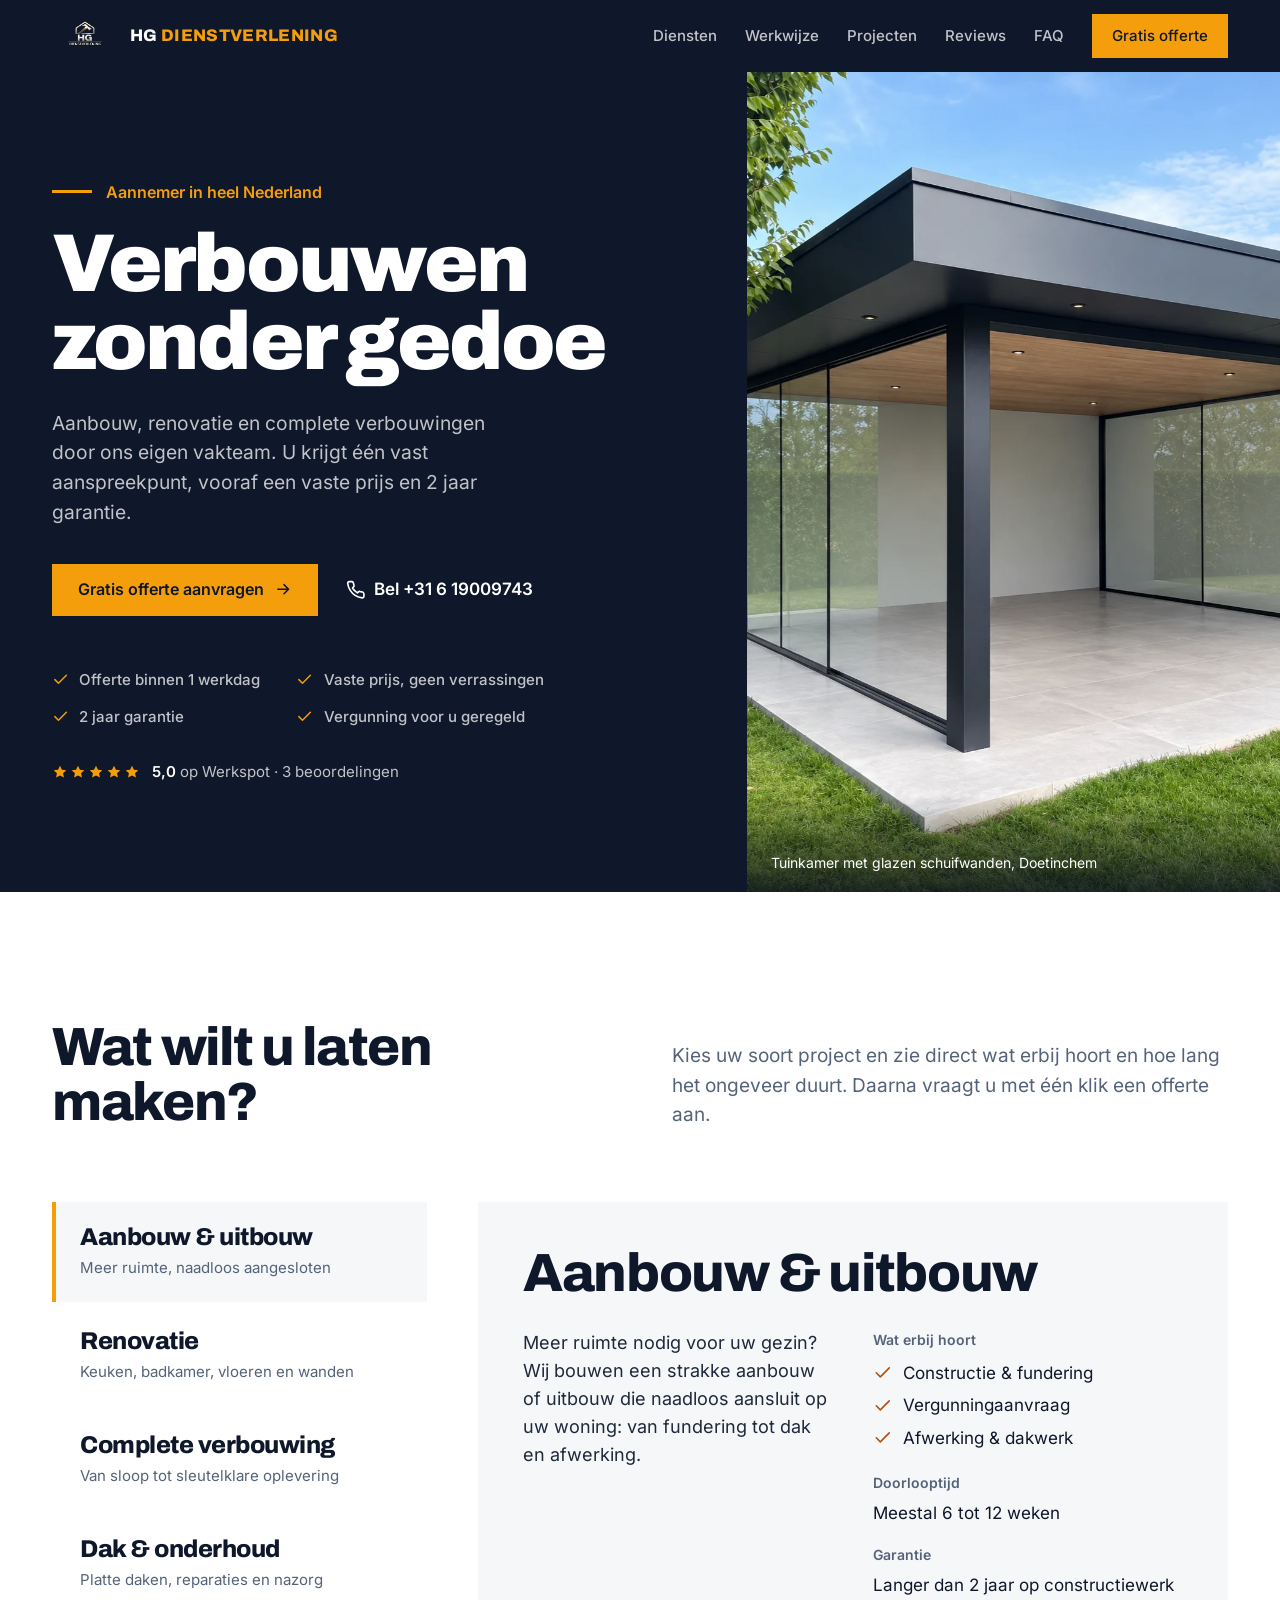
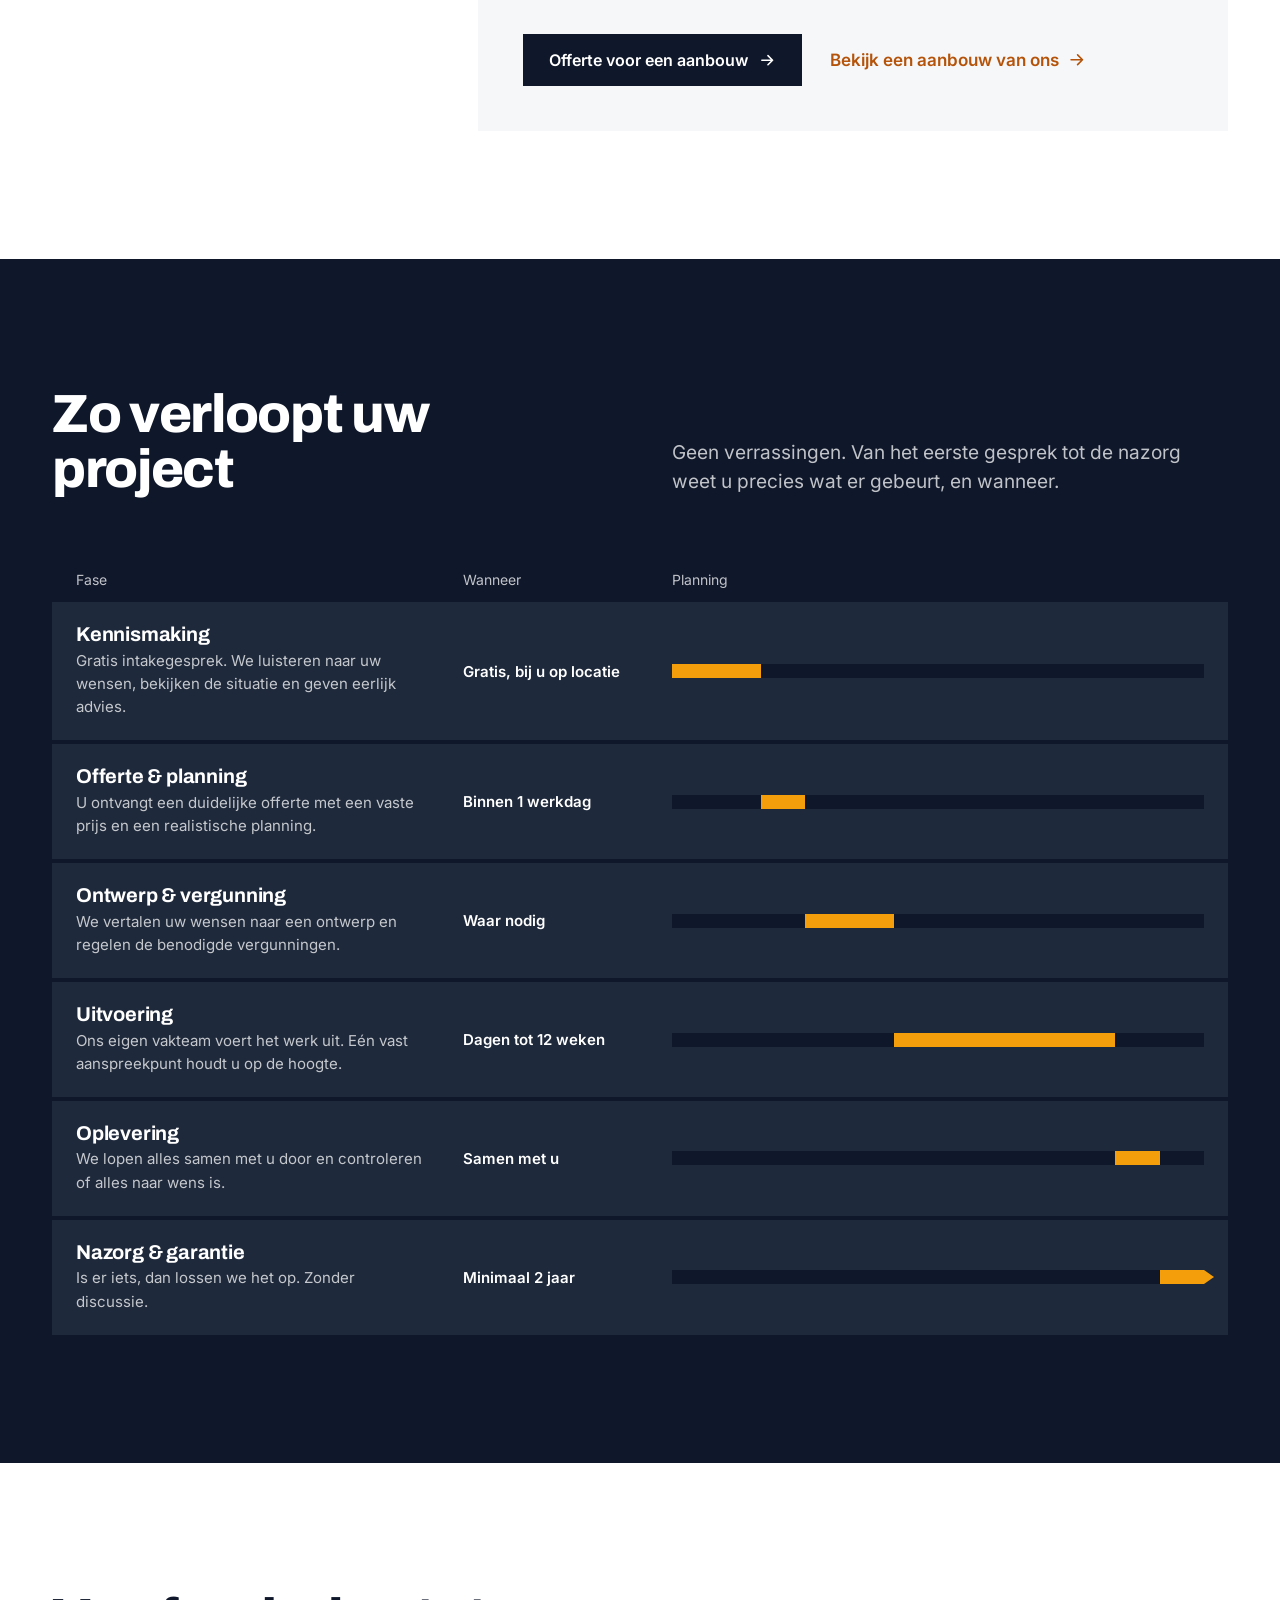
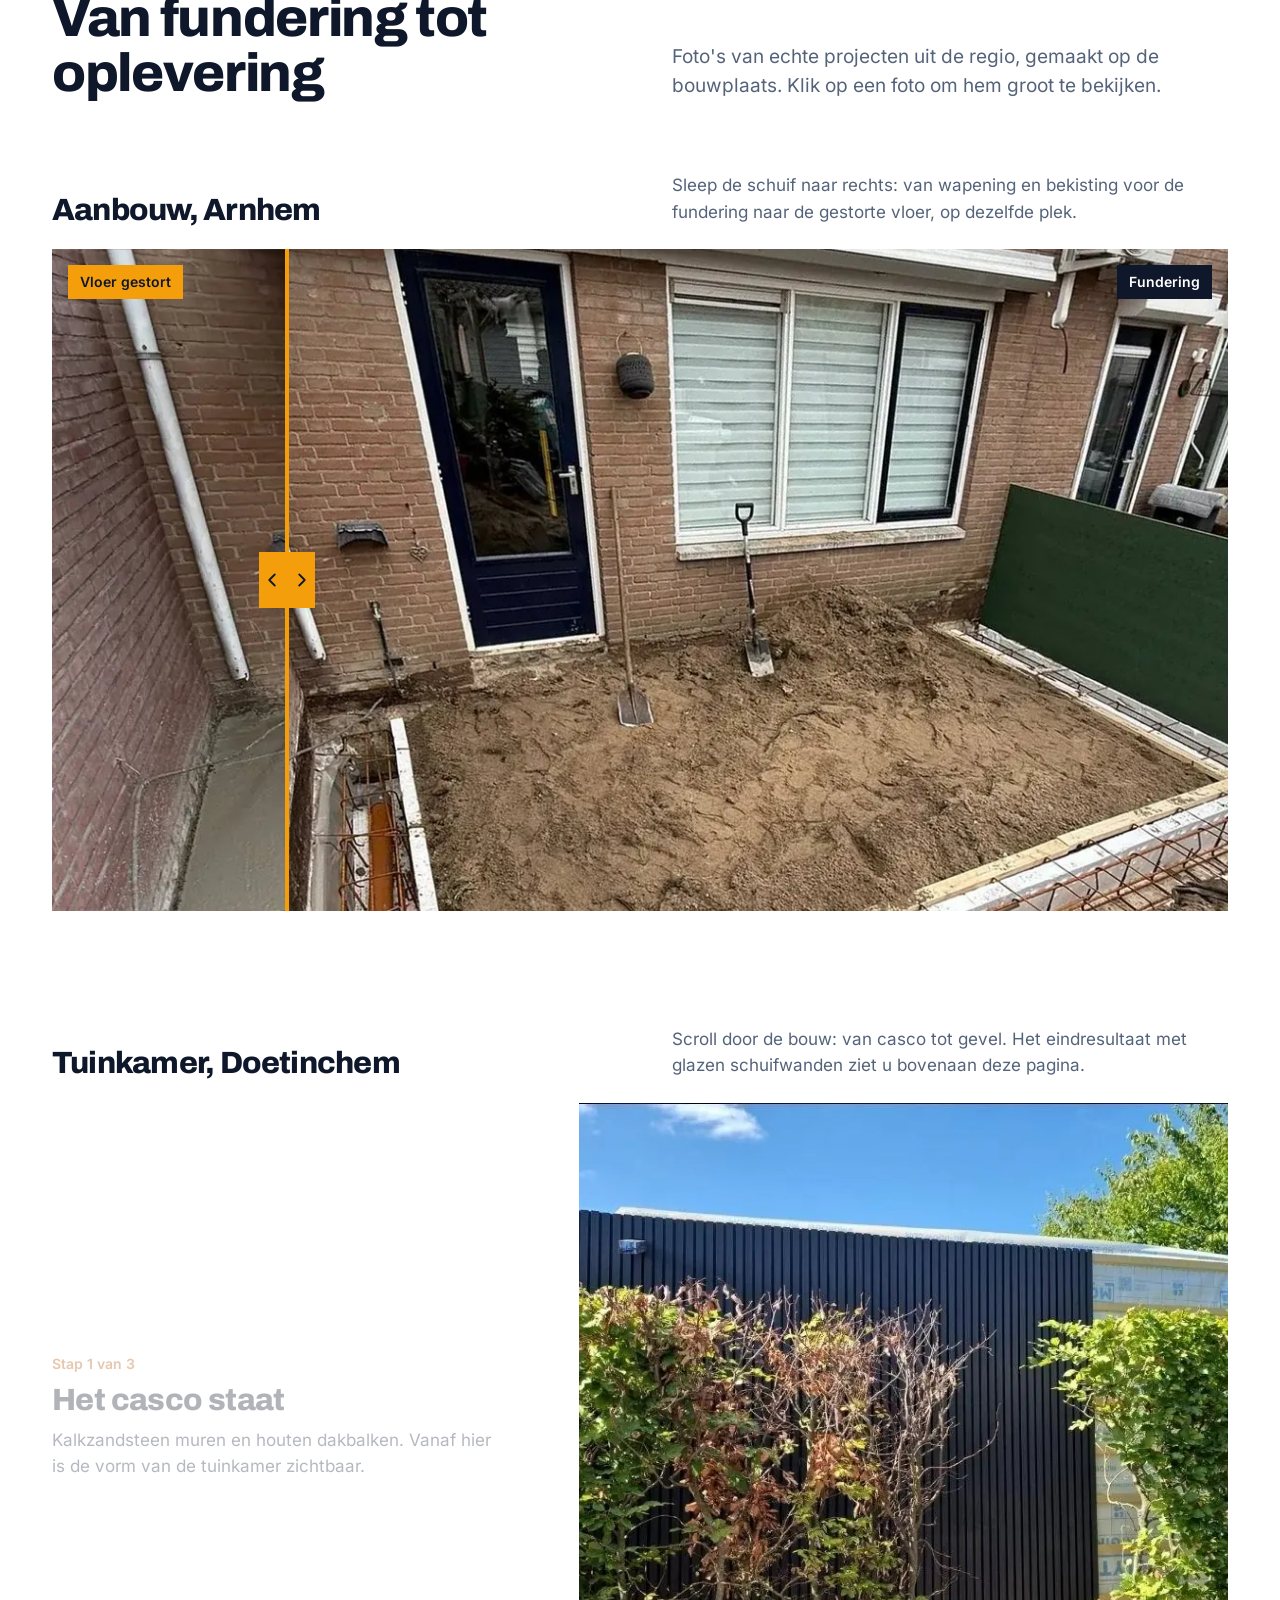
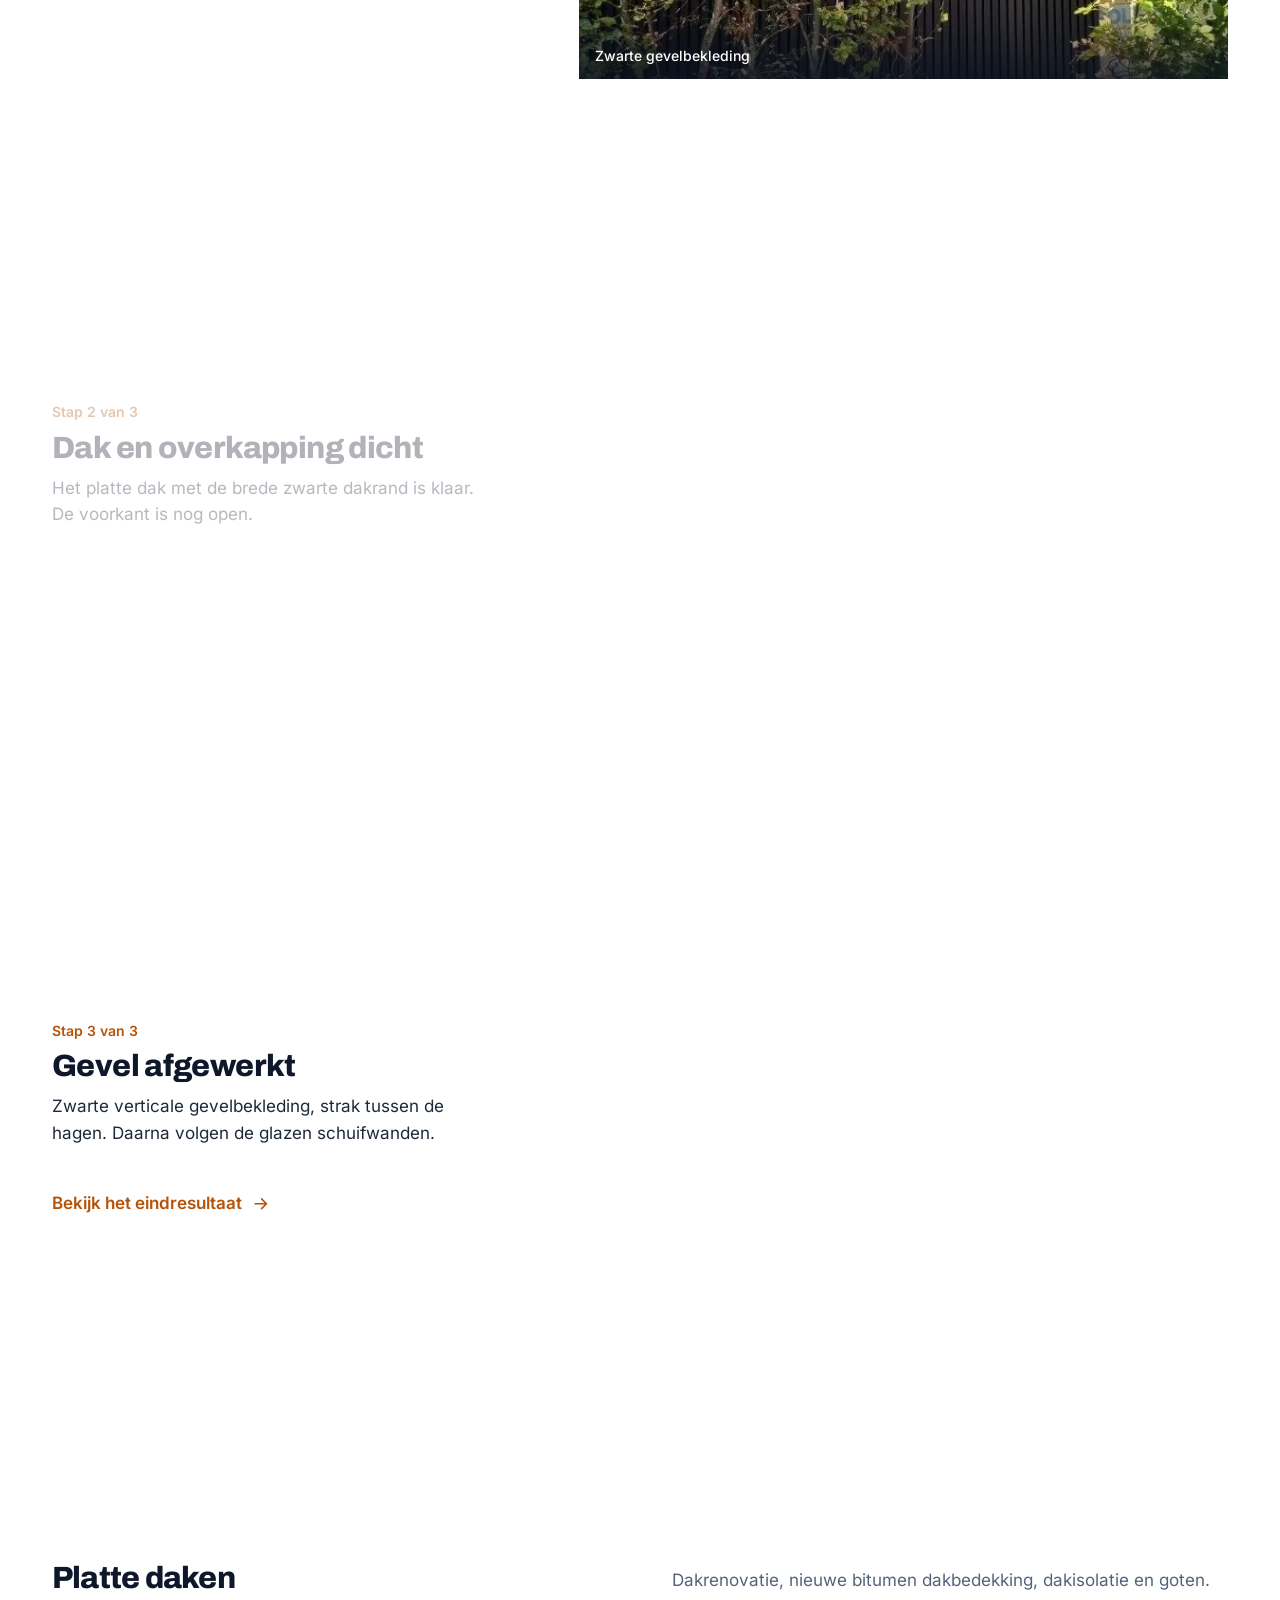
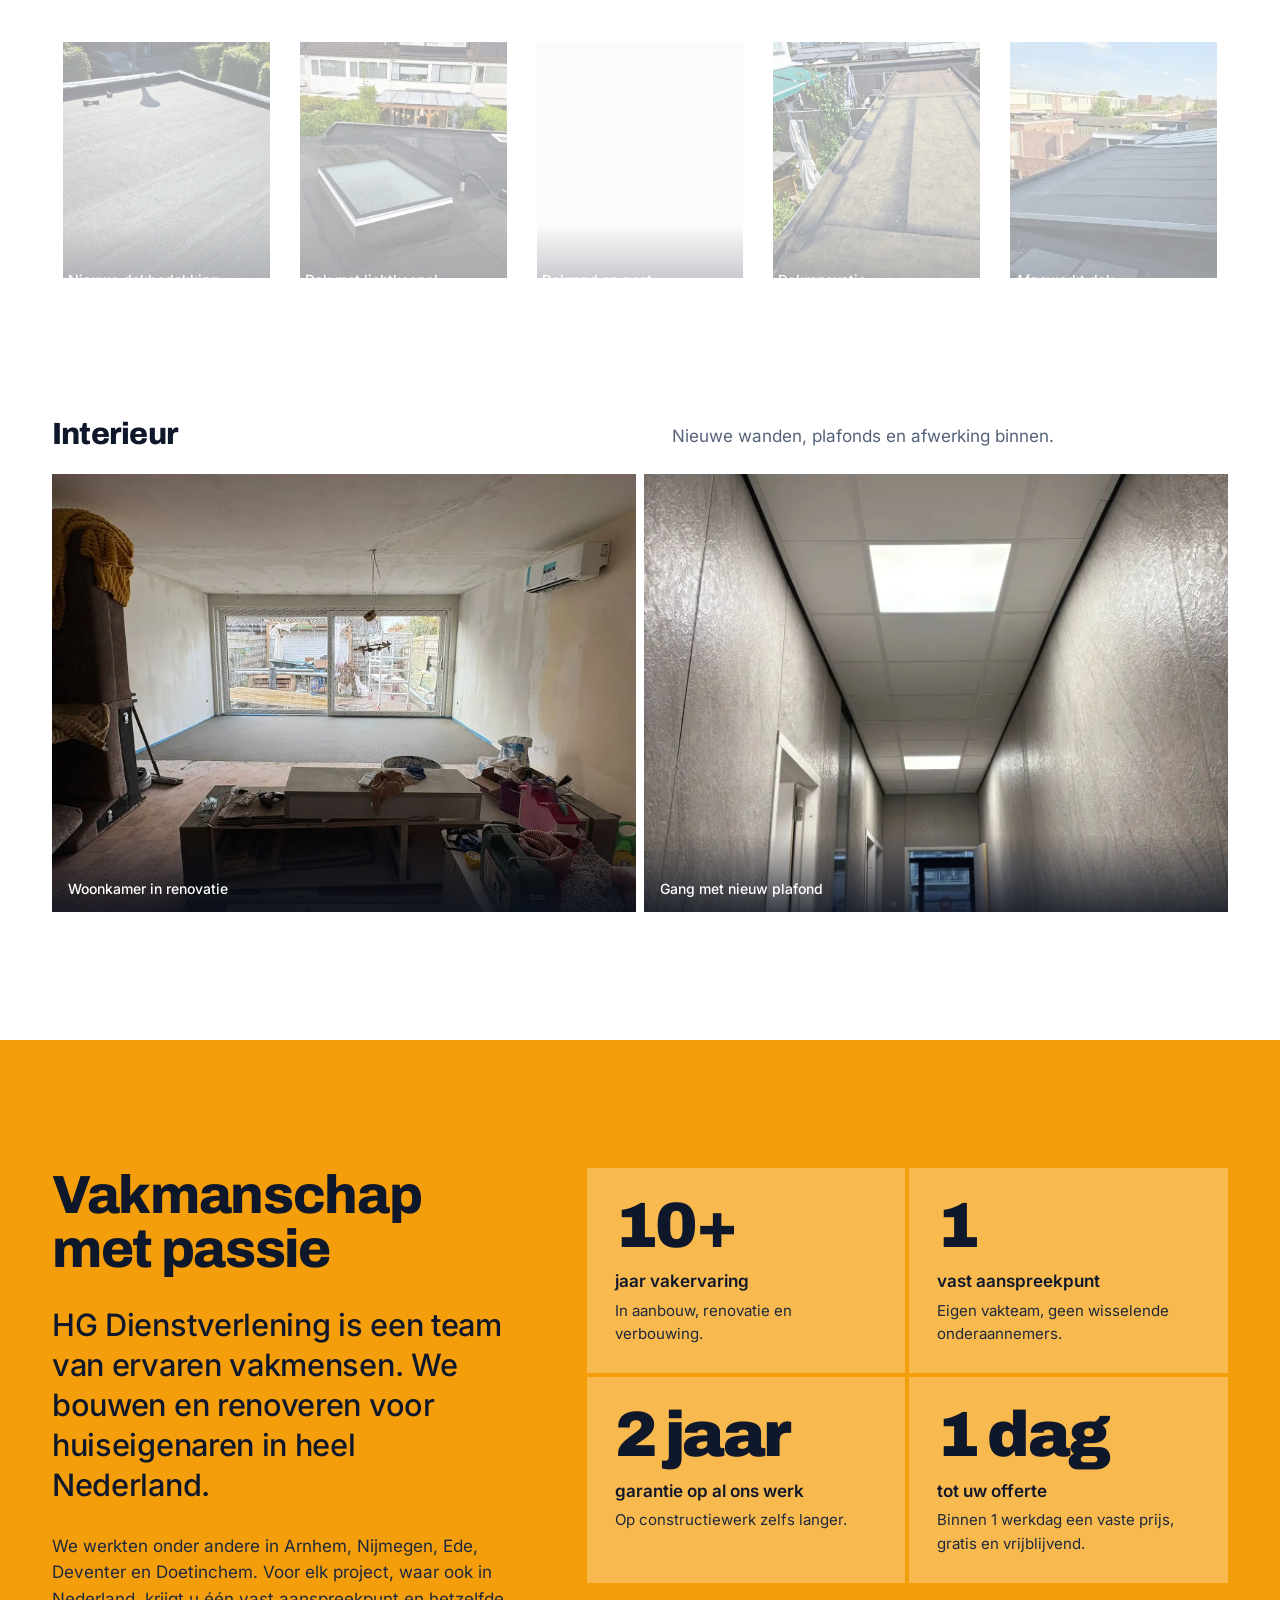
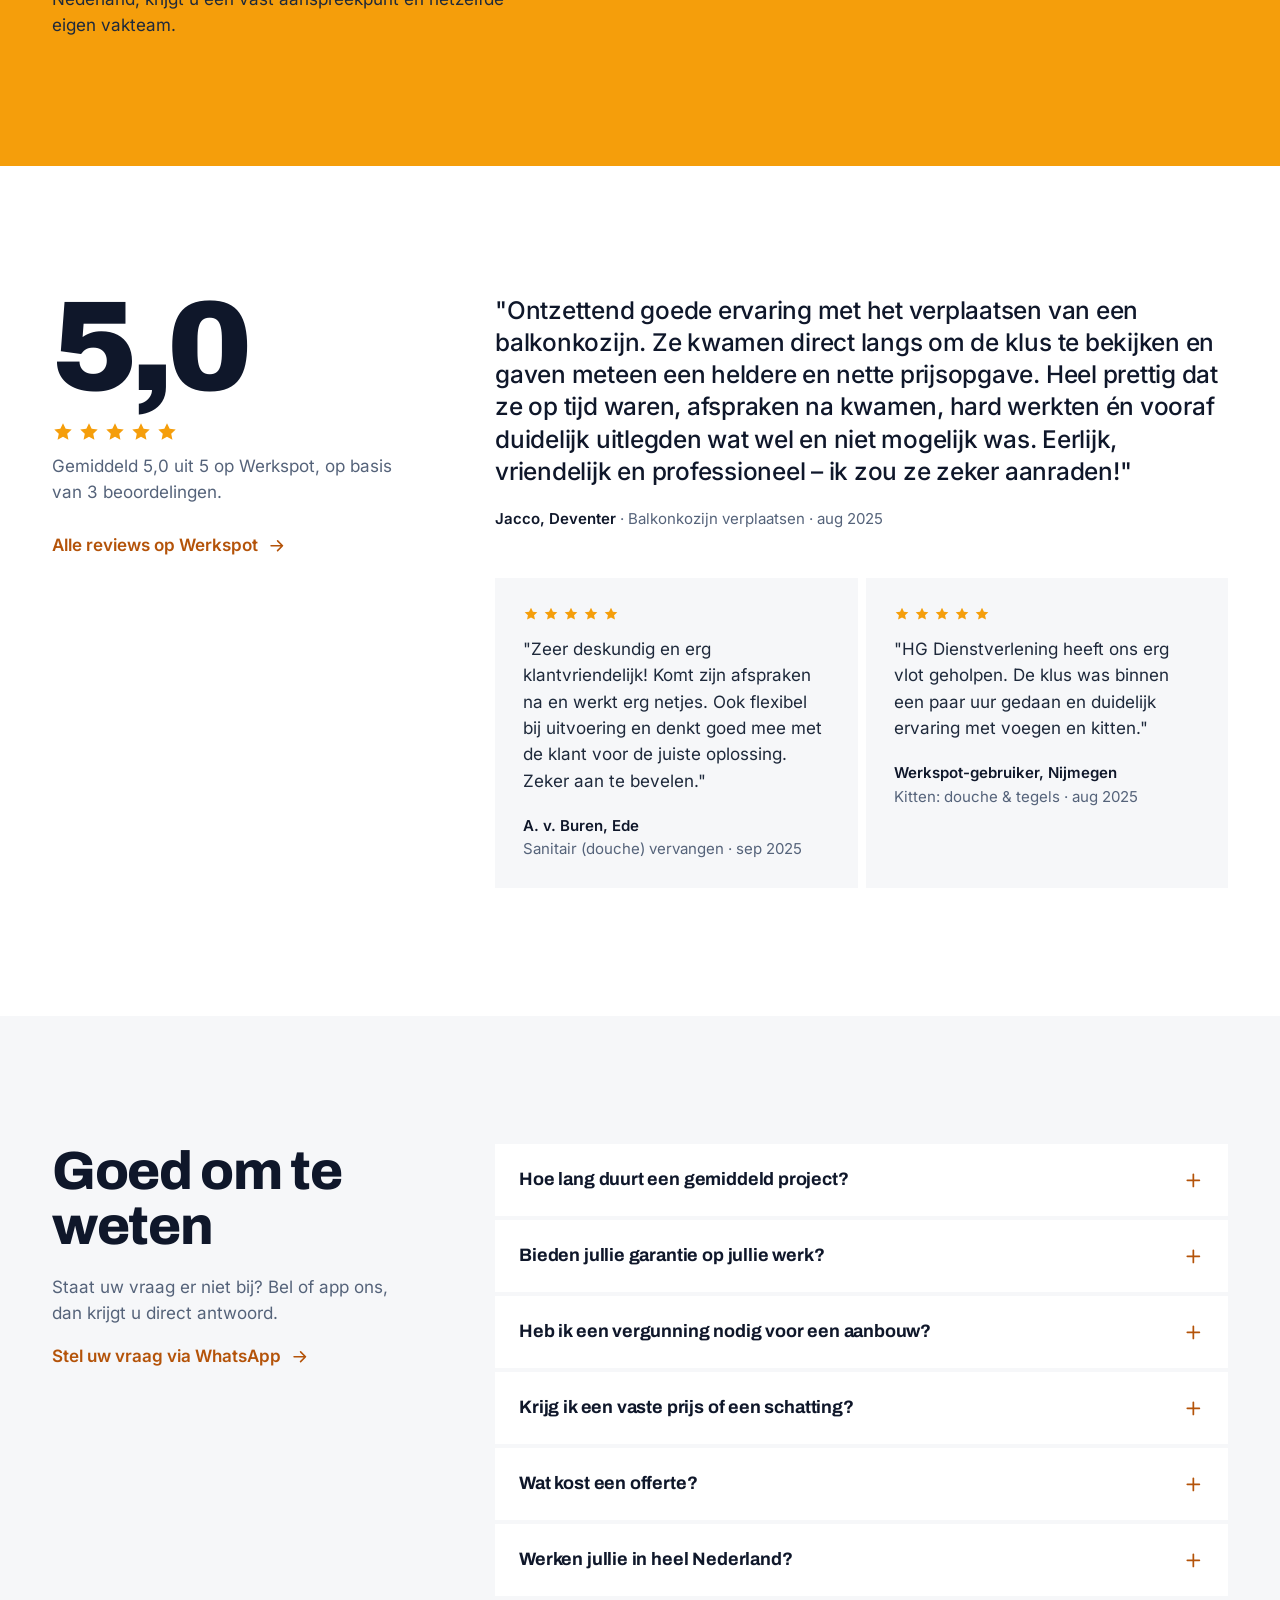
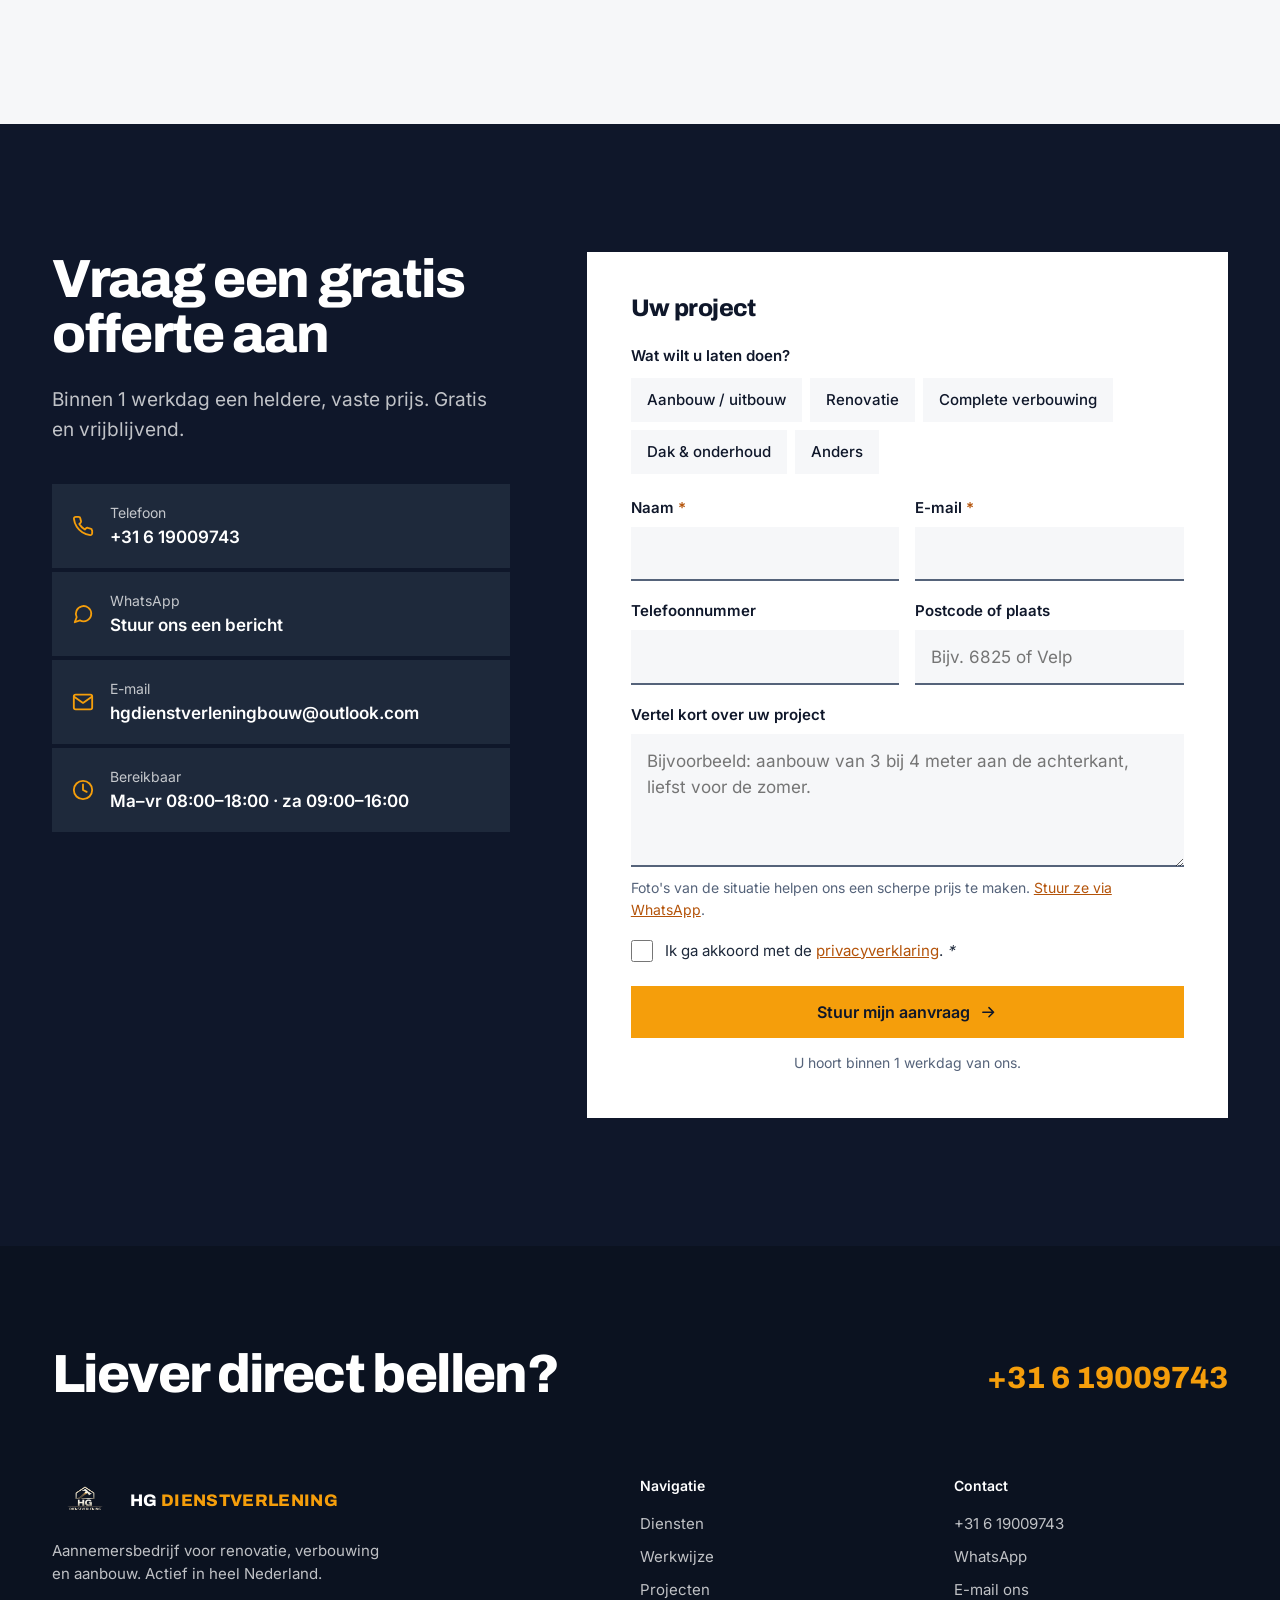
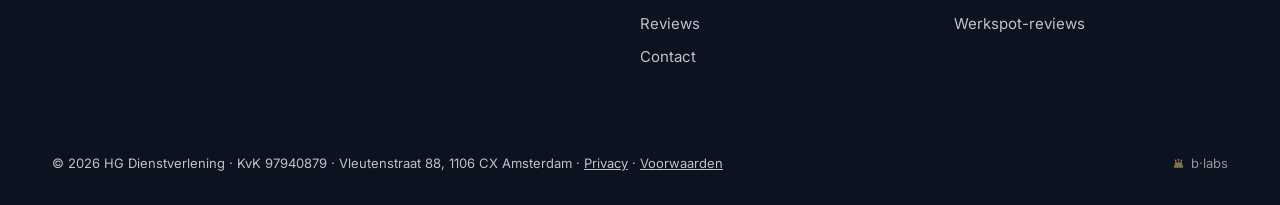
<file: index.html>
<!DOCTYPE html>
<html lang="nl">
<head>
<meta charset="UTF-8">
<meta name="viewport" content="width=device-width, initial-scale=1.0">
<title>Aannemer Nederland | Aanbouw & Renovatie — HG Dienstverlening</title>
<meta name="description" content="Aannemer voor heel Nederland: aanbouw, renovatie & verbouwing door eigen vakteam. Vaste prijs + 2 jaar garantie. Gratis offerte binnen 1 werkdag.">
<link rel="canonical" href="https://hg-dienstverlening.nl/">
<meta name="theme-color" content="#0f172a">
<meta property="og:type" content="website">
<meta property="og:site_name" content="HG Dienstverlening">
<meta property="og:title" content="Aannemer Nederland | Aanbouw & Renovatie — HG Dienstverlening">
<meta property="og:description" content="Renovatie, verbouwing & aanbouw door eigen vakteam. Vaste prijs + 2 jaar garantie. Gratis offerte binnen 1 werkdag.">
<meta property="og:url" content="https://hg-dienstverlening.nl/">
<meta property="og:image" content="https://hg-dienstverlening.nl/hg-logo.png">
<meta property="og:locale" content="nl_NL">
<meta name="twitter:card" content="summary_large_image">
<meta name="twitter:title" content="Aannemer Nederland | Aanbouw & Renovatie — HG Dienstverlening">
<meta name="twitter:description" content="Renovatie, verbouwing & aanbouw door eigen vakteam. Vaste prijs + 2 jaar garantie. Gratis offerte!">
<meta name="twitter:image" content="https://hg-dienstverlening.nl/hg-logo.png">
<script type="application/ld+json">
{"@context":"https://schema.org","@type":"GeneralContractor","name":"HG Dienstverlening","description":"Aannemersbedrijf voor renovatie, verbouwing en aanbouw in heel Nederland.","telephone":"+31619009743","email":"hgdienstverleningbouw@outlook.com","url":"https://hg-dienstverlening.nl/","image":"https://hg-dienstverlening.nl/hg-logo.png","priceRange":"€€","sameAs":["https://www.werkspot.nl/profiel/hg-dienstverlening"],"address":{"@type":"PostalAddress","streetAddress":"Vleutenstraat 88","postalCode":"1106 CX","addressLocality":"Amsterdam","addressCountry":"NL"},"areaServed":[{"@type":"Country","name":"Nederland"},{"@type":"City","name":"Arnhem"},{"@type":"City","name":"Nijmegen"},{"@type":"City","name":"Ede"},{"@type":"City","name":"Deventer"},{"@type":"City","name":"Doetinchem"}],"openingHoursSpecification":[{"@type":"OpeningHoursSpecification","dayOfWeek":["Monday","Tuesday","Wednesday","Thursday","Friday"],"opens":"08:00","closes":"18:00"},{"@type":"OpeningHoursSpecification","dayOfWeek":"Saturday","opens":"09:00","closes":"16:00"}]}
</script>
<script type="application/ld+json">
{"@context":"https://schema.org","@type":"FAQPage","mainEntity":[{"@type":"Question","name":"Hoe lang duurt een gemiddeld project?","acceptedAnswer":{"@type":"Answer","text":"Een simpele verbouwing is vaak binnen een week klaar. Een complete renovatie of aanbouw duurt meestal 6 tot 12 weken. Tijdens het eerste gesprek geven we een eerlijke inschatting."}},{"@type":"Question","name":"Bieden jullie garantie op jullie werk?","acceptedAnswer":{"@type":"Answer","text":"Ja, op al ons werk geven we minimaal 2 jaar garantie. Voor constructiewerk zoals een aanbouw geven we zelfs langer garantie."}},{"@type":"Question","name":"Heb ik een vergunning nodig voor een aanbouw?","acceptedAnswer":{"@type":"Answer","text":"Vaak wel, afhankelijk van de grootte en de locatie. Sinds de Omgevingswet verschillen de regels per gemeente. U kunt het zelf nagaan met de Vergunningcheck in het Omgevingsloket (omgevingswet.overheid.nl/checken). Wij adviseren welke omgevingsvergunning nodig is en kunnen de aanvraag voor u regelen."}},{"@type":"Question","name":"Krijg ik een vaste prijs of een schatting?","acceptedAnswer":{"@type":"Answer","text":"U ontvangt een duidelijke offerte met een vaste prijs. Zo weet u vooraf precies waar u aan toe bent, zonder verrassingen achteraf."}},{"@type":"Question","name":"Wat kost een offerte?","acceptedAnswer":{"@type":"Answer","text":"Niets. Het kennismakingsgesprek, ons advies en de offerte zijn gratis en vrijblijvend. U ontvangt de offerte binnen 1 werkdag."}},{"@type":"Question","name":"Werken jullie in heel Nederland?","acceptedAnswer":{"@type":"Answer","text":"Ja. We werken in heel Nederland, onder andere in Arnhem, Nijmegen, Ede, Deventer en Doetinchem. Bel of app ons gerust voor uw plaats, dan bespreken we de planning."}}]}
</script>
<link rel="icon" type="image/png" href="favicon.png">
<link rel="apple-touch-icon" href="favicon.png">
<link rel="preload" as="font" type="font/ttf" href="fonts/font4.ttf" crossorigin>
<link href="fonts.css" rel="stylesheet">
<link rel="preload" as="image" href="hero-tuinkamer.webp" fetchpriority="high">
<link rel="ai-catalog" href="/ai-catalog.json">
<script>document.documentElement.classList.add('js');setTimeout(function(){document.querySelectorAll('[data-reveal]').forEach(function(e){e.classList.add('in')})},3500);</script>
<style>
:root{
  --ink:#0f172a;
  --ink-2:#1e293b;
  --ink-3:#0b1220;
  --accent:#f59e0b;
  --accent-dark:#b45309;
  --bg:#ffffff;
  --bg-soft:#f6f7f9;
  --muted:#55637a;
  --on-dark:#ffffff;
  --on-dark-muted:rgba(255,255,255,.74);
  --wa:#25d366;
  --danger:#b91c1c;
  --head:'Archivo',sans-serif;
  --body:'Inter',sans-serif;
  --fs-display:clamp(2.75rem,6.4vw,5.5rem);
  --fs-h2:clamp(2rem,4.2vw,3.5rem);
  --fs-statement:clamp(1.375rem,2.4vw,2rem);
  --fs-body:1.0625rem;
  --fs-small:.875rem;
  --max:1240px;
  --gutter:clamp(16px,3vw,32px);
  --section:clamp(64px,10vw,152px);
  --radius:0px;
  --ease:cubic-bezier(.2,.7,.2,1);
  --dur:700ms;
}

/* ---------- basis ---------- */
*,*::before,*::after{margin:0;padding:0;box-sizing:border-box}
html{scroll-behavior:smooth;-webkit-text-size-adjust:100%}
body{font-family:var(--body);font-size:var(--fs-body);color:var(--ink);background:var(--bg);line-height:1.55;-webkit-font-smoothing:antialiased;text-rendering:optimizeLegibility}
img{max-width:100%;display:block}
a{color:inherit}
button{font:inherit;color:inherit;cursor:pointer;background:none;border:0}
ul,ol{list-style:none}
svg.i{width:1.15em;height:1.15em;flex:none;fill:none;stroke:currentColor;stroke-width:2;stroke-linecap:round;stroke-linejoin:round}
.wrap{max-width:var(--max);margin-inline:auto;padding-inline:var(--gutter)}
.section{padding-block:var(--section)}
.visually-hidden{position:absolute!important;width:1px;height:1px;overflow:hidden;clip:rect(0 0 0 0);clip-path:inset(50%);white-space:nowrap}
section[id]{scroll-margin-top:72px}
.skip{position:absolute;left:12px;top:-60px;z-index:200;padding:12px 18px;background:var(--accent);color:var(--ink);font-weight:600;text-decoration:none;transition:top .2s}
.skip:focus{top:12px}
:focus-visible{outline:3px solid var(--accent);outline-offset:3px}
h1,h2,h3{font-family:var(--head);line-height:1.02;letter-spacing:-.025em}
h2{font-size:var(--fs-h2);font-weight:800;max-width:16ch}
.lead{font-size:1.1875rem;color:var(--muted);max-width:46ch}
.on-dark{background:var(--ink);color:var(--on-dark)}
.on-dark .lead{color:var(--on-dark-muted)}

/* ---------- knoppen ---------- */
.btn{display:inline-flex;align-items:center;justify-content:center;gap:.6em;min-height:52px;padding:0 26px;border-radius:var(--radius);font-weight:600;font-size:1rem;text-decoration:none;transition:background-color .2s,color .2s,transform .2s var(--ease)}
.btn:active{transform:translateY(1px)}
.btn-accent{background:var(--accent);color:var(--ink)}
.btn-accent:hover{background:var(--on-dark);color:var(--ink)}
.btn-dark{background:var(--ink);color:var(--on-dark)}
.btn-dark:hover{background:var(--ink-2)}
.link{display:inline-flex;align-items:center;gap:.5em;font-weight:600;text-decoration:none;padding-block:.5em}
.link .i{transition:transform .2s var(--ease)}
.link:hover .i{transform:translateX(4px)}
.link:hover span{text-decoration:underline;text-underline-offset:4px}

/* ---------- navigatie ---------- */
.nav{position:sticky;top:0;z-index:100;background:var(--ink);color:var(--on-dark);transition:transform .35s var(--ease)}
.nav.hide{transform:translateY(-100%)}
.nav .wrap{display:flex;align-items:center;justify-content:space-between;height:72px;gap:24px}
.brand{display:flex;align-items:center;gap:12px;font-family:var(--head);font-weight:800;font-size:1.05rem;letter-spacing:.02em;text-decoration:none;color:var(--on-dark)}
.brand img{height:44px;width:66px;object-fit:cover}
.brand b{color:var(--accent);font-weight:800}
.nav-links{display:flex;align-items:center;gap:28px}
.nav-links a{color:var(--on-dark-muted);font-size:.9375rem;font-weight:500;text-decoration:none;transition:color .2s}
.nav-links a:hover{color:var(--on-dark)}
.nav-links .btn{color:var(--ink);min-height:44px;padding:0 20px;font-size:.9375rem}
.menu-btn{display:none;width:44px;height:44px;align-items:center;justify-content:center;color:var(--on-dark)}
.menu-btn .i{width:26px;height:26px}
.menu-btn .close{display:none}
.menu-btn[aria-expanded="true"] .open{display:none}
.menu-btn[aria-expanded="true"] .close{display:block}

/* ---------- hero ---------- */
.hero{display:grid;grid-template-columns:minmax(0,7fr) minmax(0,5fr);min-height:min(calc(100svh - 72px),820px)}
.hero-copy{display:flex;flex-direction:column;justify-content:center;padding:clamp(48px,7vw,96px) clamp(24px,4vw,64px) clamp(48px,7vw,96px) max(var(--gutter),calc((100vw - var(--max)) / 2 + var(--gutter)))}
.hero h1{font-size:var(--fs-display);font-weight:900;letter-spacing:-.035em;line-height:.95}
.h1-loc{display:flex;align-items:center;gap:14px;font-family:var(--body);font-size:1rem;font-weight:600;letter-spacing:0;line-height:1.4;color:var(--accent);margin-bottom:22px}
.h1-loc::before{content:'';width:40px;height:3px;background:var(--accent)}
.hero .lead{margin:28px 0 36px;font-size:clamp(1.0625rem,1.5vw,1.25rem);max-width:40ch}
.hero-actions{display:flex;flex-wrap:wrap;align-items:center;gap:12px 28px}
.hero-actions .link{color:var(--on-dark)}
.facts{display:grid;grid-template-columns:repeat(2,minmax(0,max-content));gap:14px 36px;margin-top:52px;font-size:.9375rem;font-weight:500;color:var(--on-dark-muted)}
.facts li{display:flex;align-items:center;gap:10px}
.facts .i{color:var(--accent)}
.hero-rating{display:inline-flex;align-items:center;gap:12px;margin-top:32px;font-size:.9375rem;color:var(--on-dark-muted);text-decoration:none}
.hero-rating b{color:var(--on-dark)}
.hero-rating:hover span:last-child{text-decoration:underline;text-underline-offset:4px}
.hero-rating .stars{margin:0;gap:2px}
.hero-rating .stars svg{width:16px;height:16px}
.hero-media{position:relative;margin:0;overflow:hidden;min-height:320px;background:var(--ink-2)}
.hero-media img{position:absolute;inset:0;width:100%;height:100%;object-fit:cover}
.hero-media figcaption{position:absolute;left:0;right:0;bottom:0;padding:56px 24px 18px;font-size:var(--fs-small);color:var(--on-dark);background:linear-gradient(transparent,rgba(11,18,32,.82))}

/* ---------- diensten / projectkiezer ---------- */
.head-split{display:grid;grid-template-columns:minmax(0,1fr) minmax(0,1fr);gap:24px 64px;align-items:end;margin-bottom:clamp(40px,6vw,72px)}
.picker{display:grid;grid-template-columns:minmax(0,4fr) minmax(0,8fr);gap:clamp(24px,4vw,56px)}
.tabs{display:none}
html.js .tabs{display:flex;flex-direction:column;gap:4px}
.tab{display:block;width:100%;text-align:left;padding:22px 24px 22px 28px;background:transparent;position:relative;transition:background-color .2s}
.tab::before{content:'';position:absolute;left:0;top:0;bottom:0;width:4px;background:transparent;transition:background-color .2s}
.tab strong{display:block;font-family:var(--head);font-weight:800;font-size:clamp(1.25rem,1.9vw,1.625rem);letter-spacing:-.02em;line-height:1.1}
.tab span{display:block;color:var(--muted);font-size:.9375rem;margin-top:6px}
.tab:hover{background:var(--bg-soft)}
.tab[aria-selected="true"]{background:var(--bg-soft)}
.tab[aria-selected="true"]::before{background:var(--accent)}
.panels{display:grid;gap:64px}
html.js .panels{gap:0}
html.js .panel[hidden]{display:none}
.panel{display:grid;grid-template-columns:minmax(0,1fr) minmax(0,1fr);gap:28px 40px;align-content:start}
.panel h3{grid-column:1/-1;font-size:var(--fs-h2);font-weight:800}
.panel p{color:var(--ink-2)}
.panel dl{display:grid;gap:18px}
.panel dt{font-weight:600;font-size:var(--fs-small);color:var(--muted);margin-bottom:6px}
.panel dd li{display:flex;gap:10px;align-items:flex-start;padding:3px 0}
.panel dd .i{color:var(--accent-dark);margin-top:.2em}
.panel-actions{grid-column:1/-1;display:flex;flex-wrap:wrap;align-items:center;gap:12px 28px;margin-top:8px}
.panel-actions .link{color:var(--accent-dark)}
.panel{background:var(--bg-soft);padding:clamp(24px,3.5vw,48px)}
.panel p{font-size:1.125rem}

/* ---------- werkwijze / bouwplanning ---------- */
.plan{display:grid;gap:4px}
.plan-head,.plan li{display:grid;grid-template-columns:minmax(0,4fr) minmax(0,2fr) minmax(0,6fr);gap:20px 32px;align-items:center}
.plan-head{font-size:var(--fs-small);color:var(--on-dark-muted);padding:0 24px 12px;margin-top:clamp(40px,6vw,72px)}
.plan li{background:var(--ink-2);padding:22px 24px}
.plan h3{font-size:1.25rem;font-weight:700;letter-spacing:-.01em}
.plan p{color:var(--on-dark-muted);font-size:.9375rem;margin-top:4px;max-width:44ch}
.plan .when{font-weight:600;font-size:.9375rem}
.track{display:grid;grid-template-columns:repeat(12,1fr);height:14px;background:var(--ink)}
.bar{grid-column:var(--s)/var(--e);background:var(--accent);transform-origin:left center}
.bar.open{position:relative}
.bar.open::after{content:'';position:absolute;right:-10px;top:0;border-left:10px solid var(--accent);border-top:7px solid transparent;border-bottom:7px solid transparent}

/* ---------- projecten ---------- */
.proj{margin-top:clamp(40px,6vw,72px)}
.proj + .proj{margin-top:clamp(64px,9vw,120px)}
.proj-title{display:grid;grid-template-columns:minmax(0,1fr) minmax(0,1fr);gap:12px 64px;align-items:end;margin-bottom:24px}
.proj-title h3{font-size:var(--fs-statement);font-weight:800}
.proj-title p{color:var(--muted)}
.shot{position:relative;display:block;overflow:hidden;background:var(--bg-soft);text-decoration:none;color:var(--on-dark)}
.shot img{width:100%;height:100%;object-fit:cover;transition:transform .8s var(--ease)}
.shot:hover img{transform:scale(1.035)}
.shot figcaption{position:absolute;left:0;right:0;bottom:0;padding:44px 16px 12px;font-size:var(--fs-small);font-weight:500;background:linear-gradient(transparent,rgba(11,18,32,.78))}
.shot figure{height:100%;margin:0}
.compare{position:relative;aspect-ratio:16/9;max-width:100%;overflow:hidden;background:var(--bg-soft);user-select:none;touch-action:pan-y}
.compare img{position:absolute;inset:0;width:100%;height:100%;object-fit:cover}
.compare-after{position:absolute;inset:0;clip-path:inset(0 calc(100% - var(--pos)) 0 0)}
.compare-handle{position:absolute;top:0;bottom:0;left:var(--pos);width:4px;margin-left:-2px;background:var(--accent);pointer-events:none}
.compare-handle::before{content:'';position:absolute;top:50%;left:50%;width:56px;height:56px;margin:-28px 0 0 -28px;background:var(--accent)}
.compare-handle .i{position:absolute;top:50%;margin-top:-.575em;color:var(--ink);width:22px;height:22px;margin-top:-11px}
.compare-handle .i:first-of-type{right:6px}
.compare-handle .i:last-of-type{left:6px}
.compare input{position:absolute;inset:0;width:100%;height:100%;margin:0;opacity:0;cursor:ew-resize;-webkit-appearance:none;appearance:none}
.compare input:focus-visible~.compare-handle,.compare:has(input:focus-visible) .compare-handle{outline:3px solid var(--on-dark);outline-offset:0}
.compare-tag{position:absolute;top:16px;padding:6px 12px;font-size:var(--fs-small);font-weight:600;background:var(--ink);color:var(--on-dark);pointer-events:none}
.compare-tag.before{right:16px}
.compare-tag.after{left:16px;background:var(--accent);color:var(--ink)}
/* bouwverhaal (scroll-story) */
.story-steps{display:grid;gap:48px}
.story-n{display:block;font-size:var(--fs-small);font-weight:600;color:var(--accent-dark);margin-bottom:8px}
.story-step h4{font-family:var(--head);font-weight:800;font-size:var(--fs-statement);letter-spacing:-.02em;line-height:1.1}
.story-step p{color:var(--ink-2);margin:10px 0 20px;max-width:40ch}
.story-step .shot{aspect-ratio:4/3}
.story-up{color:var(--accent-dark);margin-top:16px}
.story-stage{display:none}
html.js .story{display:grid;grid-template-columns:minmax(0,5fr) minmax(0,7fr);gap:clamp(24px,5vw,72px);align-items:start}
html.js .story-steps{gap:0}
html.js .story-step{min-height:72vh;display:flex;flex-direction:column;justify-content:center;opacity:.32;transition:opacity .45s var(--ease)}
html.js .story-step.on{opacity:1}
html.js .story-step .shot{display:none}
html.js .story-stage{display:block;position:sticky;top:max(24px,calc(50vh - min(32vh,300px)));height:min(64vh,600px);overflow:hidden;background:var(--bg-soft)}
.story-stage img{position:absolute;inset:0;width:100%;height:100%;object-fit:cover;opacity:0;scale:1.04;transition:opacity .7s var(--ease),scale 1.2s var(--ease)}
.story-stage img.on{opacity:1;scale:1}
.story-stage span{position:absolute;left:0;right:0;bottom:0;padding:44px 16px 12px;font-size:var(--fs-small);font-weight:500;color:var(--on-dark);background:linear-gradient(transparent,rgba(11,18,32,.78))}
/* projectfoto's openen zich bij het scrollen (alleen waar de browser dit ondersteunt) */
@supports (animation-timeline:view()){
  @media (prefers-reduced-motion:no-preference){
    .proj .shot,.compare{animation:unveil linear both;animation-timeline:view(block);animation-range:entry 0% cover 30%}
    @keyframes unveil{from{clip-path:inset(9% 5% 9% 5%);opacity:.4}to{clip-path:inset(0 0 0 0);opacity:1}}
  }
}
.mosaic{display:grid;grid-template-columns:2fr 1fr 1fr;grid-template-rows:repeat(2,minmax(0,1fr));gap:8px;aspect-ratio:16/8.4}
.mosaic .shot:first-child{grid-row:1/3}
.mosaic .shot:last-child{grid-column:2/4}
.pair{display:grid;grid-template-columns:repeat(2,minmax(0,1fr));gap:8px}
.pair .shot{aspect-ratio:4/3}
.trio{display:grid;grid-template-columns:repeat(3,minmax(0,1fr));gap:8px}
.trio .shot{aspect-ratio:4/3}
.strip{display:grid;grid-template-columns:repeat(5,minmax(0,1fr));gap:8px}
.strip .shot{aspect-ratio:4/5}

/* ---------- over ons ---------- */
.about{background:var(--accent);color:var(--ink)}
.about-grid{display:grid;grid-template-columns:minmax(0,5fr) minmax(0,7fr);gap:48px clamp(32px,6vw,96px)}
.about h2{margin-bottom:28px}
.statement{font-size:var(--fs-statement);font-weight:500;line-height:1.3;letter-spacing:-.01em;max-width:30ch}
.about .area{margin-top:28px;color:var(--ink-2);max-width:48ch}
.figures{display:grid;grid-template-columns:repeat(2,minmax(0,1fr));gap:4px;align-content:start}
.figures li{background:rgba(255,255,255,.28);padding:28px}
.figures b{display:block;font-family:var(--head);font-weight:900;font-size:clamp(2.75rem,5vw,4.25rem);line-height:.95;letter-spacing:-.04em}
.figures strong{display:block;font-weight:600;margin-top:12px}
.figures span{display:block;color:var(--ink-2);font-size:.9375rem;margin-top:4px}

/* ---------- reviews ---------- */
.rev-grid{display:grid;grid-template-columns:minmax(0,4fr) minmax(0,8fr);gap:48px clamp(32px,6vw,96px)}
.score{font-family:var(--head);font-weight:900;font-size:clamp(5rem,10vw,8.5rem);line-height:.85;letter-spacing:-.05em}
.stars{display:flex;gap:4px;color:var(--accent);margin:18px 0 10px}
.stars svg{width:22px;height:22px;fill:currentColor}
.rev-side p{color:var(--muted)}
.rev-side .score{color:var(--ink)}
.rev-side .link{margin-top:18px;color:var(--accent-dark)}
.quote-main blockquote{font-size:clamp(1.25rem,1.9vw,1.625rem);line-height:1.32;letter-spacing:-.01em;font-weight:500}
.who{margin-top:20px;font-size:.9375rem}
.who strong{font-weight:600}
.who span{color:var(--muted)}
.quotes-sm{display:grid;grid-template-columns:repeat(2,minmax(0,1fr));gap:8px;margin-top:48px}
.quotes-sm figure{background:var(--bg-soft);padding:28px}
.quotes-sm blockquote{color:var(--ink-2)}
.quotes-sm .stars svg{width:16px;height:16px}
.quotes-sm .stars{margin:0 0 14px}

/* ---------- FAQ ---------- */
.faq{background:var(--bg-soft)}
.faq-grid{display:grid;grid-template-columns:minmax(0,4fr) minmax(0,8fr);gap:40px clamp(32px,6vw,96px)}
.faq-side p{color:var(--muted);margin-top:20px;max-width:32ch}
.faq-side .link{margin-top:8px;color:var(--accent-dark)}
.faq-list{display:grid;gap:4px}
.faq-list details{background:var(--bg)}
.faq-list summary{display:flex;justify-content:space-between;align-items:center;gap:20px;padding:22px 24px;font-family:var(--head);font-weight:700;font-size:1.125rem;letter-spacing:-.01em;cursor:pointer;list-style:none}
.faq-list summary::-webkit-details-marker{display:none}
.faq-list summary .i{color:var(--accent-dark);transition:transform .25s var(--ease)}
.faq-list details[open] summary .i{transform:rotate(45deg)}
.faq-list details p{padding:0 24px 24px;color:var(--ink-2);max-width:62ch}
.faq-list details a{color:var(--accent-dark)}

/* ---------- contact ---------- */
.contact-grid{display:grid;grid-template-columns:minmax(0,5fr) minmax(0,7fr);gap:48px clamp(32px,6vw,96px);align-items:start}
.contact .lead{margin-top:24px}
.channels{display:grid;gap:4px;margin-top:40px}
.channels a,.channels div{display:flex;align-items:center;gap:16px;padding:18px 20px;background:var(--ink-2);text-decoration:none;transition:background-color .2s}
.channels a:hover{background:var(--ink-3)}
.channels .i{color:var(--accent);width:22px;height:22px}
.channels small{display:block;color:var(--on-dark-muted);font-size:var(--fs-small)}
.channels p{min-width:0}
.channels span{font-weight:600;overflow-wrap:anywhere}
.form{background:var(--bg);color:var(--ink);padding:clamp(24px,4vw,44px)}
.form h3{font-size:1.5rem;font-weight:800;margin-bottom:24px}
.row{display:grid;grid-template-columns:repeat(2,minmax(0,1fr));gap:16px}
.field{display:grid;gap:8px;margin-bottom:18px}
.field label{font-weight:600;font-size:.9375rem}
.field label em{font-style:normal;color:var(--accent-dark)}
.field input,.field select,.field textarea{width:100%;min-height:52px;padding:14px 16px;border:0;border-radius:var(--radius);background:var(--bg-soft);box-shadow:inset 0 -2px 0 var(--muted);font:inherit;color:var(--ink);transition:box-shadow .2s,background-color .2s}
.field textarea{min-height:120px;resize:vertical}
.field input:focus,.field select:focus,.field textarea:focus{outline:none;background:var(--bg);box-shadow:inset 0 0 0 2px var(--ink)}
.field input:user-invalid,.field textarea:user-invalid{box-shadow:inset 0 -2px 0 var(--danger)}
.chips{position:relative;border:0;display:flex;flex-wrap:wrap;gap:8px;margin-bottom:22px}
.chips legend{font-weight:600;font-size:.9375rem;margin-bottom:10px;padding:0}
.chips input{position:absolute;opacity:0;width:1px;height:1px}
.chips label{display:inline-flex;align-items:center;min-height:44px;padding:0 16px;background:var(--bg-soft);font-size:.9375rem;font-weight:500;cursor:pointer;transition:background-color .2s,color .2s}
.chips label:hover{background:var(--bg-soft);box-shadow:inset 0 -2px 0 var(--ink)}
.chips input:checked+label{background:var(--ink);color:var(--on-dark)}
.chips input:focus-visible+label{outline:3px solid var(--accent);outline-offset:2px}
.hint{font-size:var(--fs-small);color:var(--muted);margin-top:2px}
.hint a{color:var(--accent-dark)}
.check{display:flex;gap:12px;align-items:flex-start;font-size:.9375rem;color:var(--ink-2);margin:6px 0 24px}
.check input{width:22px;height:22px;margin-top:1px;accent-color:var(--ink);flex:none}
.check a{color:var(--accent-dark)}
.form .btn{width:100%}
.form-note{text-align:center;font-size:var(--fs-small);color:var(--muted);margin-top:14px}
.status{margin-top:16px;font-weight:600}
.status:empty{display:none}
.status.ok{background:var(--bg-soft);padding:16px 18px;color:var(--ink)}
.status.err{background:var(--bg-soft);padding:16px 18px;color:var(--danger)}
.hp{position:absolute;left:-9999px}

/* ---------- footer ---------- */
.footer{background:var(--ink-3);color:var(--on-dark-muted);padding-block:clamp(64px,8vw,112px) 32px}
.foot-call{display:flex;flex-wrap:wrap;justify-content:space-between;align-items:end;gap:24px;padding-bottom:clamp(48px,6vw,80px)}
.foot-call p{font-family:var(--head);font-weight:800;font-size:var(--fs-h2);line-height:1;letter-spacing:-.03em;color:var(--on-dark)}
.foot-call a{font-family:var(--head);font-weight:800;font-size:var(--fs-statement);color:var(--accent);text-decoration:none}
.foot-call a:hover{text-decoration:underline;text-underline-offset:6px}
.foot-cols{display:grid;grid-template-columns:2fr 1fr 1fr;gap:40px}
.foot-cols h3{font-family:var(--body);font-size:var(--fs-small);font-weight:600;color:var(--on-dark);letter-spacing:0;margin-bottom:14px}
.foot-cols p{max-width:38ch;margin-top:16px;font-size:.9375rem}
.foot-cols li a{display:inline-block;padding:5px 0;font-size:.9375rem;text-decoration:none;transition:color .2s}
.foot-cols li a:hover{color:var(--accent)}
.foot-legal{display:flex;flex-wrap:wrap;justify-content:space-between;gap:12px;margin-top:56px;padding-top:24px;font-size:.8125rem}
.foot-legal .credit{display:inline-flex;align-items:center;gap:6px;opacity:.75}

/* ---------- mobiele belbalk ---------- */
.callbar{display:none;position:fixed;left:0;right:0;bottom:0;z-index:90;background:var(--ink);padding:10px 12px calc(10px + env(safe-area-inset-bottom));box-shadow:0 -8px 24px rgba(11,18,32,.25)}
.callbar{transition:transform .3s var(--ease)}
.callbar.away{transform:translateY(110%)}
.callbar .inner{display:grid;grid-template-columns:1fr 1fr 1.3fr;gap:8px}
.callbar a{display:flex;align-items:center;justify-content:center;gap:8px;min-height:48px;font-weight:600;font-size:.9375rem;text-decoration:none;white-space:nowrap}
.callbar .call{background:var(--ink-2);color:var(--on-dark)}
.callbar .wa{background:var(--wa);color:var(--ink)}
.callbar .offerte{background:var(--accent);color:var(--ink)}

/* ---------- lightbox ---------- */
.lightbox{margin:auto;padding:0;border:0;background:transparent;max-width:min(1200px,94vw);max-height:92vh;color:var(--on-dark);overflow:visible}
.lightbox::backdrop{background:rgba(11,18,32,.92)}
.lightbox img{max-width:min(1200px,94vw);max-height:80vh;width:auto;height:auto;margin:0 auto;box-shadow:0 30px 80px rgba(0,0,0,.45)}
.lb-bar{display:flex;align-items:center;justify-content:space-between;gap:16px;margin-top:14px}
.lb-bar p{font-size:.9375rem}
.lb-btns{display:flex;gap:6px}
.lb-btns button{width:48px;height:48px;display:flex;align-items:center;justify-content:center;background:var(--ink-2);color:var(--on-dark);transition:background-color .2s}
.lb-btns button:hover{background:var(--accent);color:var(--ink)}

/* ---------- beweging ---------- */
@media (prefers-reduced-motion:no-preference){
  html.js [data-reveal]>*{opacity:0;transform:translateY(16px);transition:opacity 600ms var(--ease),transform 600ms var(--ease);transition-delay:calc(var(--i,0) * 70ms)}
  img.fade{opacity:0;transition:opacity .6s var(--ease)}
  img.fade.loaded{opacity:1}
  html.js [data-reveal].in>*{opacity:1;transform:none}
  html.js .plan .bar{transform:scaleX(0);transition:transform 900ms var(--ease);transition-delay:calc(200ms + var(--i,0) * 140ms)}
  html.js .plan.in .bar{transform:scaleX(1)}
  .hero-media img{animation:drift 18s var(--ease) both}
  @keyframes drift{from{transform:scale(1.08)}to{transform:scale(1)}}
}
@supports (interpolate-size:allow-keywords){
  :root{interpolate-size:allow-keywords}
  .faq-list details::details-content{block-size:0;overflow:hidden;transition:block-size .35s var(--ease),content-visibility .35s allow-discrete}
  .faq-list details[open]::details-content{block-size:auto}
}
@media (prefers-reduced-motion:reduce){
  html{scroll-behavior:auto}
  *,*::before,*::after{transition-duration:.01ms!important;animation-duration:.01ms!important}
}

/* ---------- responsief ---------- */
@media (max-width:1024px){
  .nav-links{display:none;position:absolute;top:72px;left:0;right:0;flex-direction:column;align-items:stretch;gap:0;background:var(--ink);padding:8px var(--gutter) 20px;box-shadow:0 20px 40px rgba(11,18,32,.35)}
  .nav-links.open{display:flex}
  .nav-links a{padding:14px 0;font-size:1.0625rem}
  .nav-links .btn{margin-top:10px;min-height:52px}
  .menu-btn{display:flex}
  .hero{grid-template-columns:1fr;min-height:0}
  .hero-copy{padding-inline:var(--gutter)}
  .hero-media{aspect-ratio:4/3;min-height:0}
  .picker{grid-template-columns:1fr}
  html.js .tabs{flex-direction:row;overflow-x:auto;scroll-snap-type:x mandatory;gap:4px;margin-inline:calc(var(--gutter) * -1);padding-inline:var(--gutter);scrollbar-width:none}
  .tab{flex:0 0 auto;width:auto;padding:14px 18px 16px;background:var(--bg-soft);scroll-snap-align:start}
  .tab::before{left:0;right:0;top:auto;bottom:0;width:auto;height:4px}
  .tab span{display:none}
  .tab strong{font-size:1.0625rem}
  .plan-head{display:none}
  .plan li{grid-template-columns:1fr auto}
  .plan .track{grid-column:1/-1}
  .about-grid,.rev-grid,.faq-grid,.contact-grid{grid-template-columns:minmax(0,1fr)}
  .strip{grid-template-columns:repeat(5,72%);overflow-x:auto;scroll-snap-type:x mandatory;margin-inline:calc(var(--gutter) * -1);padding-inline:var(--gutter);scrollbar-width:none}
  .strip .shot{scroll-snap-align:start}
  .strip,html.js .tabs{overscroll-behavior-x:contain}
  .strip .shot{animation:none}
  .foot-cols{grid-template-columns:1fr 1fr}
  .foot-cols>div:first-child{grid-column:1/-1}
}
@media (max-width:720px){
  .head-split,.proj-title{grid-template-columns:1fr}
  .panel{grid-template-columns:1fr}
  .mosaic{grid-template-columns:1fr 1fr;grid-template-rows:auto;aspect-ratio:auto}
  .mosaic .shot{aspect-ratio:4/3}
  .mosaic .shot:first-child{grid-row:auto;grid-column:1/-1}
  .mosaic .shot:last-child{grid-column:1/-1}
  .pair,.trio{grid-template-columns:1fr}
  html.js .story{grid-template-columns:1fr;gap:0}
  html.js .story-stage{order:-1;top:8px;height:42vh;z-index:2}
  html.js .story-step{min-height:72vh;justify-content:flex-end;padding-bottom:16vh}
  html.js .story-stage{box-shadow:0 12px 24px -12px rgba(11,18,32,.35)}

  .compare{aspect-ratio:4/3}
  .figures{grid-template-columns:1fr 1fr}
  .figures li{padding:20px}
  .quotes-sm{grid-template-columns:1fr}
  .row{grid-template-columns:1fr;gap:0}
  .facts{grid-template-columns:1fr;margin-top:40px}
  .plan li{grid-template-columns:1fr;gap:10px}
}
@media (max-width:640px){
  .callbar{display:block}
  .hero-copy{padding-top:36px;padding-bottom:32px}
  .h1-loc{margin-bottom:14px}
  .hero .lead{margin:18px 0 24px}
  .facts{grid-template-columns:1fr 1fr;gap:10px 16px;margin-top:28px;font-size:.875rem}
  .facts li{align-items:flex-start}
  .hero-rating{margin-top:20px}
  html.js .tabs{display:grid;grid-template-columns:1fr 1fr;overflow:visible;margin-inline:0;padding-inline:0}
  .tab{width:100%;text-align:center;padding:14px 10px 16px}
  .tab strong{font-size:1rem}
  .plan li{padding:18px}
  .foot-cols li a,.hero-rating,.foot-legal a{display:inline-flex;align-items:center;min-height:44px}
  body{padding-bottom:76px}
  .foot-cols{grid-template-columns:1fr}
  .figures b{font-size:2.25rem}
  .figures li{padding:18px 16px}
}
</style>
</head>
<body>

<svg width="0" height="0" style="position:absolute" aria-hidden="true">
  <symbol id="i-check" viewBox="0 0 24 24"><path d="M20 6 9 17l-5-5"/></symbol>
  <symbol id="i-arrow" viewBox="0 0 24 24"><path d="M5 12h14M13 6l6 6-6 6"/></symbol>
  <symbol id="i-left" viewBox="0 0 24 24"><path d="M15 18l-6-6 6-6"/></symbol>
  <symbol id="i-right" viewBox="0 0 24 24"><path d="M9 18l6-6-6-6"/></symbol>
  <symbol id="i-plus" viewBox="0 0 24 24"><path d="M12 5v14M5 12h14"/></symbol>
  <symbol id="i-x" viewBox="0 0 24 24"><path d="M18 6 6 18M6 6l12 12"/></symbol>
  <symbol id="i-menu" viewBox="0 0 24 24"><path d="M4 7h16M4 12h16M4 17h16"/></symbol>
  <symbol id="i-phone" viewBox="0 0 24 24"><path d="M22 16.9v3a2 2 0 0 1-2.2 2 19.8 19.8 0 0 1-8.6-3.1 19.5 19.5 0 0 1-6-6A19.8 19.8 0 0 1 2.1 4.2 2 2 0 0 1 4.1 2h3a2 2 0 0 1 2 1.7c.1.9.4 1.8.7 2.7a2 2 0 0 1-.5 2.1L8 9.8a16 16 0 0 0 6 6l1.3-1.3a2 2 0 0 1 2.1-.4c.9.3 1.8.6 2.7.7a2 2 0 0 1 1.7 2z"/></symbol>
  <symbol id="i-chat" viewBox="0 0 24 24"><path d="M21 11.5a8.4 8.4 0 0 1-12.4 7.4L3 21l2.1-5.5A8.4 8.4 0 1 1 21 11.5z"/></symbol>
  <symbol id="i-mail" viewBox="0 0 24 24"><path d="M4 4h16a2 2 0 0 1 2 2v12a2 2 0 0 1-2 2H4a2 2 0 0 1-2-2V6a2 2 0 0 1 2-2z"/><path d="m22 6-10 7L2 6"/></symbol>
  <symbol id="i-clock" viewBox="0 0 24 24"><circle cx="12" cy="12" r="10"/><path d="M12 6v6l4 2"/></symbol>
  <symbol id="i-star" viewBox="0 0 24 24"><path d="M12 2.5l2.9 6 6.6.8-4.9 4.6 1.3 6.5L12 17.2l-5.9 3.2 1.3-6.5L2.5 9.3l6.6-.8z"/></symbol>
</svg>

<a href="#main" class="skip">Naar de inhoud</a>

<header class="nav">
  <div class="wrap">
    <a href="#home" class="brand" aria-label="HG Dienstverlening, naar boven"><img src="hg-logo.png" width="60" height="40" alt=""><span>HG <b>DIENSTVERLENING</b></span></a>
    <nav class="nav-links" id="navLinks" aria-label="Hoofdmenu">
      <a href="#diensten">Diensten</a>
      <a href="#werkwijze">Werkwijze</a>
      <a href="#projecten">Projecten</a>
      <a href="#reviews">Reviews</a>
      <a href="#faq">FAQ</a>
      <a href="#contact" class="btn btn-accent">Gratis offerte</a>
    </nav>
    <button class="menu-btn" id="menuBtn" aria-label="Menu" aria-expanded="false" aria-controls="navLinks">
      <svg class="i open"><use href="#i-menu"/></svg><svg class="i close"><use href="#i-x"/></svg>
    </button>
  </div>
</header>

<main id="main">

<!-- 1. HERO -->
<section class="hero on-dark" id="home">
  <div class="hero-copy" data-reveal>
    <h1><span class="h1-loc">Aannemer in heel Nederland</span>Verbouwen zonder gedoe</h1>
    <p class="lead">Aanbouw, renovatie en complete verbouwingen door ons eigen vakteam. U krijgt één vast aanspreekpunt, vooraf een vaste prijs en 2 jaar garantie.</p>
    <div class="hero-actions">
      <a href="#contact" class="btn btn-accent">Gratis offerte aanvragen <svg class="i"><use href="#i-arrow"/></svg></a>
      <a href="tel:+31619009743" class="link"><svg class="i"><use href="#i-phone"/></svg><span>Bel +31 6 19009743</span></a>
    </div>
    <ul class="facts">
      <li><svg class="i"><use href="#i-check"/></svg>Offerte binnen 1 werkdag</li>
      <li><svg class="i"><use href="#i-check"/></svg>Vaste prijs, geen verrassingen</li>
      <li><svg class="i"><use href="#i-check"/></svg>2 jaar garantie</li>
      <li><svg class="i"><use href="#i-check"/></svg>Vergunning voor u geregeld</li>
    </ul>
    <a class="hero-rating" href="#reviews"><span class="stars" aria-hidden="true"><svg><use href="#i-star"/></svg><svg><use href="#i-star"/></svg><svg><use href="#i-star"/></svg><svg><use href="#i-star"/></svg><svg><use href="#i-star"/></svg></span><span><b>5,0</b> op Werkspot · 3 beoordelingen</span></a>
  </div>
  <figure class="hero-media">
    <img src="hero-tuinkamer.webp" width="1169" height="1345" alt="Tuinkamer met platte zwarte dakrand, glazen schuifwanden, houten plafond met spotjes en een vloer van grote tegels" fetchpriority="high">
    <figcaption>Tuinkamer met glazen schuifwanden, Doetinchem</figcaption>
  </figure>
</section>

<!-- 2. DIENSTEN — projectkiezer -->
<section class="section" id="diensten">
  <div class="wrap">
    <div class="head-split" data-reveal>
      <h2>Wat wilt u laten maken?</h2>
      <p class="lead">Kies uw soort project en zie direct wat erbij hoort en hoe lang het ongeveer duurt. Daarna vraagt u met één klik een offerte aan.</p>
    </div>
    <div class="picker">
      <div class="tabs" role="tablist" aria-label="Soort project">
        <button class="tab" role="tab" id="tab-aanbouw" aria-controls="p-aanbouw" aria-selected="true"><strong>Aanbouw &amp; uitbouw</strong><span>Meer ruimte, naadloos aangesloten</span></button>
        <button class="tab" role="tab" id="tab-renovatie" aria-controls="p-renovatie" aria-selected="false" tabindex="-1"><strong>Renovatie</strong><span>Keuken, badkamer, vloeren en wanden</span></button>
        <button class="tab" role="tab" id="tab-verbouwing" aria-controls="p-verbouwing" aria-selected="false" tabindex="-1"><strong>Complete verbouwing</strong><span>Van sloop tot sleutelklare oplevering</span></button>
        <button class="tab" role="tab" id="tab-onderhoud" aria-controls="p-onderhoud" aria-selected="false" tabindex="-1"><strong>Dak &amp; onderhoud</strong><span>Platte daken, reparaties en nazorg</span></button>
      </div>
      <div class="panels">
        <article class="panel" id="p-aanbouw" role="tabpanel" aria-labelledby="tab-aanbouw">
          <h3>Aanbouw &amp; uitbouw</h3>
          <div>
            <p>Meer ruimte nodig voor uw gezin? Wij bouwen een strakke aanbouw of uitbouw die naadloos aansluit op uw woning: van fundering tot dak en afwerking.</p>
          </div>
          <dl>
            <div><dt>Wat erbij hoort</dt><dd><ul><li><svg class="i"><use href="#i-check"/></svg>Constructie &amp; fundering</li><li><svg class="i"><use href="#i-check"/></svg>Vergunningaanvraag</li><li><svg class="i"><use href="#i-check"/></svg>Afwerking &amp; dakwerk</li></ul></dd></div>
            <div><dt>Doorlooptijd</dt><dd>Meestal 6 tot 12 weken</dd></div>
            <div><dt>Garantie</dt><dd>Langer dan 2 jaar op constructiewerk</dd></div>
          </dl>
          <div class="panel-actions"><a href="#contact" class="btn btn-dark" data-type="aanbouw">Offerte voor een aanbouw <svg class="i"><use href="#i-arrow"/></svg></a><a class="link" href="#proj-aanbouw"><span>Bekijk een aanbouw van ons</span><svg class="i"><use href="#i-arrow"/></svg></a></div>
        </article>
        <article class="panel" id="p-renovatie" role="tabpanel" aria-labelledby="tab-renovatie">
          <h3>Renovatie</h3>
          <div>
            <p>Badkamer of keuken verouderd? Wij moderniseren met behoud van karakter, met een vaste prijs vooraf en één aanspreekpunt van begin tot eind.</p>
          </div>
          <dl>
            <div><dt>Wat erbij hoort</dt><dd><ul><li><svg class="i"><use href="#i-check"/></svg>Keuken &amp; badkamer</li><li><svg class="i"><use href="#i-check"/></svg>Vloeren &amp; wanden</li><li><svg class="i"><use href="#i-check"/></svg>Installaties</li></ul></dd></div>
            <div><dt>Doorlooptijd</dt><dd>Kleine klus vaak binnen een week, complete renovatie 6 tot 12 weken</dd></div>
            <div><dt>Garantie</dt><dd>Minimaal 2 jaar</dd></div>
          </dl>
          <div class="panel-actions"><a href="#contact" class="btn btn-dark" data-type="renovatie">Offerte voor een renovatie <svg class="i"><use href="#i-arrow"/></svg></a><a class="link" href="#proj-interieur"><span>Bekijk interieurwerk</span><svg class="i"><use href="#i-arrow"/></svg></a></div>
        </article>
        <article class="panel" id="p-verbouwing" role="tabpanel" aria-labelledby="tab-verbouwing">
          <h3>Complete verbouwing</h3>
          <div>
            <p>Van verouderd pand naar uw droomwoning. Wij regelen de totale transformatie: sloop, opbouw, planning en oplevering, met ons eigen vakteam.</p>
          </div>
          <dl>
            <div><dt>Wat erbij hoort</dt><dd><ul><li><svg class="i"><use href="#i-check"/></svg>Projectbeheer</li><li><svg class="i"><use href="#i-check"/></svg>Sloop &amp; opbouw</li><li><svg class="i"><use href="#i-check"/></svg>Strakke planning</li></ul></dd></div>
            <div><dt>Doorlooptijd</dt><dd>Meestal 6 tot 12 weken</dd></div>
            <div><dt>Garantie</dt><dd>Minimaal 2 jaar, langer op constructiewerk</dd></div>
          </dl>
          <div class="panel-actions"><a href="#contact" class="btn btn-dark" data-type="verbouwing">Offerte voor een verbouwing <svg class="i"><use href="#i-arrow"/></svg></a><a class="link" href="#proj-bijgebouw"><span>Bekijk een compleet bouwproject</span><svg class="i"><use href="#i-arrow"/></svg></a></div>
        </article>
        <article class="panel" id="p-onderhoud" role="tabpanel" aria-labelledby="tab-onderhoud">
          <h3>Dak &amp; onderhoud</h3>
          <div>
            <p>Een lekkage, een losse tegel of een dak dat aan vervanging toe is? Wij zorgen voor snelle opvolging, dakrenovatie en preventief onderhoud.</p>
          </div>
          <dl>
            <div><dt>Wat erbij hoort</dt><dd><ul><li><svg class="i"><use href="#i-check"/></svg>Dakrenovatie &amp; dakisolatie</li><li><svg class="i"><use href="#i-check"/></svg>Spoedservice &amp; reparaties</li><li><svg class="i"><use href="#i-check"/></svg>Preventief onderhoud</li></ul></dd></div>
            <div><dt>Doorlooptijd</dt><dd>Kleine reparaties vaak binnen een dag</dd></div>
            <div><dt>Garantie</dt><dd>Minimaal 2 jaar</dd></div>
          </dl>
          <div class="panel-actions"><a href="#contact" class="btn btn-dark" data-type="onderhoud">Offerte voor dak of onderhoud <svg class="i"><use href="#i-arrow"/></svg></a><a class="link" href="#proj-daken"><span>Bekijk onze daken</span><svg class="i"><use href="#i-arrow"/></svg></a></div>
        </article>
      </div>
    </div>
  </div>
</section>

<!-- 3. WERKWIJZE — bouwplanning -->
<section class="section on-dark" id="werkwijze">
  <div class="wrap">
    <div class="head-split" data-reveal>
      <h2>Zo verloopt uw project</h2>
      <p class="lead">Geen verrassingen. Van het eerste gesprek tot de nazorg weet u precies wat er gebeurt, en wanneer.</p>
    </div>
    <div class="plan-head" aria-hidden="true"><span>Fase</span><span>Wanneer</span><span>Planning</span></div>
    <ol class="plan" data-reveal>
      <li><div><h3>Kennismaking</h3><p>Gratis intakegesprek. We luisteren naar uw wensen, bekijken de situatie en geven eerlijk advies.</p></div><div class="when">Gratis, bij u op locatie</div><div class="track" aria-hidden="true"><span class="bar" style="--s:1;--e:3;--i:0"></span></div></li>
      <li><div><h3>Offerte &amp; planning</h3><p>U ontvangt een duidelijke offerte met een vaste prijs en een realistische planning.</p></div><div class="when">Binnen 1 werkdag</div><div class="track" aria-hidden="true"><span class="bar" style="--s:3;--e:4;--i:1"></span></div></li>
      <li><div><h3>Ontwerp &amp; vergunning</h3><p>We vertalen uw wensen naar een ontwerp en regelen de benodigde vergunningen.</p></div><div class="when">Waar nodig</div><div class="track" aria-hidden="true"><span class="bar" style="--s:4;--e:6;--i:2"></span></div></li>
      <li><div><h3>Uitvoering</h3><p>Ons eigen vakteam voert het werk uit. Eén vast aanspreekpunt houdt u op de hoogte.</p></div><div class="when">Dagen tot 12 weken</div><div class="track" aria-hidden="true"><span class="bar" style="--s:6;--e:11;--i:3"></span></div></li>
      <li><div><h3>Oplevering</h3><p>We lopen alles samen met u door en controleren of alles naar wens is.</p></div><div class="when">Samen met u</div><div class="track" aria-hidden="true"><span class="bar" style="--s:11;--e:12;--i:4"></span></div></li>
      <li><div><h3>Nazorg &amp; garantie</h3><p>Is er iets, dan lossen we het op. Zonder discussie.</p></div><div class="when">Minimaal 2 jaar</div><div class="track" aria-hidden="true"><span class="bar open" style="--s:12;--e:13;--i:5"></span></div></li>
    </ol>
  </div>
</section>

<!-- 4. PROJECTEN -->
<section class="section" id="projecten">
  <div class="wrap">
    <div class="head-split" data-reveal>
      <h2>Van fundering tot oplevering</h2>
      <p class="lead">Foto's van echte projecten uit de regio, gemaakt op de bouwplaats. Klik op een foto om hem groot te bekijken.</p>
    </div>

    <div class="proj" id="proj-aanbouw">
      <div class="proj-title" data-reveal><h3>Aanbouw, Arnhem</h3><p>Sleep de schuif naar rechts: van wapening en bekisting voor de fundering naar de gestorte vloer, op dezelfde plek.</p></div>
      <div class="compare" style="--pos:20%">
        <img src="aanbouw-voor.webp" width="1200" height="900" loading="lazy" decoding="async" alt="Voor: wapening en bekisting voor de fundering van de aanbouw">
        <div class="compare-after"><img src="aanbouw-na.webp" width="1200" height="900" loading="lazy" decoding="async" alt="Na: de gestorte betonvloer van de aanbouw"></div>
        <span class="compare-tag before">Fundering</span>
        <span class="compare-tag after">Vloer gestort</span>
        <span class="compare-handle" aria-hidden="true"><svg class="i"><use href="#i-left"/></svg><svg class="i"><use href="#i-right"/></svg></span>
        <label class="visually-hidden" for="compareRange">Vergelijk fundering en gestorte vloer</label>
        <input type="range" id="compareRange" min="0" max="100" value="20" step="1">
      </div>
    </div>

    <div class="proj" id="proj-bijgebouw">
      <div class="proj-title" data-reveal><h3>Tuinkamer, Doetinchem</h3><p>Scroll door de bouw: van casco tot gevel. Het eindresultaat met glazen schuifwanden ziet u bovenaan deze pagina.</p></div>
      <div class="story">
        <ol class="story-steps">
          <li class="story-step">
            <span class="story-n">Stap 1 van 3</span>
            <h4>Het casco staat</h4>
            <p>Kalkzandsteen muren en houten dakbalken. Vanaf hier is de vorm van de tuinkamer zichtbaar.</p>
            <a class="shot" href="doetinchem/doetinchem-4.webp"><figure><img src="doetinchem/doetinchem-4.webp" width="1079" height="810" loading="lazy" decoding="async" alt="Casco van de tuinkamer met kalkzandsteen muren en houten dakbalken"><figcaption>Casco en dakbalken</figcaption></figure></a>
          </li>
          <li class="story-step">
            <span class="story-n">Stap 2 van 3</span>
            <h4>Dak en overkapping dicht</h4>
            <p>Het platte dak met de brede zwarte dakrand is klaar. De voorkant is nog open.</p>
            <a class="shot" href="doetinchem/doetinchem-1.webp"><figure><img src="doetinchem/doetinchem-1.webp" width="1078" height="810" loading="lazy" decoding="async" alt="De overkapping staat, nog zonder glazen wanden"><figcaption>Overkapping staat</figcaption></figure></a>
          </li>
          <li class="story-step">
            <span class="story-n">Stap 3 van 3</span>
            <h4>Gevel afgewerkt</h4>
            <p>Zwarte verticale gevelbekleding, strak tussen de hagen. Daarna volgen de glazen schuifwanden.</p>
            <a class="shot" href="doetinchem/doetinchem-2.webp"><figure><img src="doetinchem/doetinchem-2.webp" width="1079" height="608" loading="lazy" decoding="async" alt="Zwarte verticale gevelbekleding van de tuinkamer tussen hagen"><figcaption>Zwarte gevelbekleding</figcaption></figure></a>
            <a class="link story-up" href="#home"><span>Bekijk het eindresultaat</span><svg class="i"><use href="#i-arrow"/></svg></a>
          </li>
        </ol>
        <div class="story-stage" aria-hidden="true"></div>
      </div>
    </div>

    <div class="proj" id="proj-daken">
      <div class="proj-title" data-reveal><h3>Platte daken</h3><p>Dakrenovatie, nieuwe bitumen dakbedekking, dakisolatie en goten.</p></div>
      <div class="strip">
        <a class="shot" href="dak/dak-4.webp"><figure><img src="dak/dak-4.webp" width="1079" height="810" loading="lazy" decoding="async" alt="Nieuwe dakbedekking op een plat dak"><figcaption>Nieuwe dakbedekking</figcaption></figure></a>
        <a class="shot" href="dak/dak-1.webp"><figure><img src="dak/dak-1.webp" width="1079" height="810" loading="lazy" decoding="async" alt="Plat dak met lichtkoepel"><figcaption>Dak met lichtkoepel</figcaption></figure></a>
        <a class="shot" href="dak/dak-5.webp"><figure><img src="dak/dak-5.webp" width="900" height="1200" loading="lazy" decoding="async" alt="Plat dak met dakrand aan de achterkant van een woning"><figcaption>Dakrand en goot</figcaption></figure></a>
        <a class="shot" href="dak/dak-2.webp"><figure><img src="dak/dak-2.webp" width="898" height="1200" loading="lazy" decoding="async" alt="Lang plat dak tijdens de renovatie"><figcaption>Dakrenovatie</figcaption></figure></a>
        <a class="shot" href="dak/dak-3.webp"><figure><img src="dak/dak-3.webp" width="610" height="450" loading="lazy" decoding="async" alt="Afgewerkt plat dak in een woonwijk"><figcaption>Afgewerkt dak</figcaption></figure></a>
      </div>
    </div>

    <div class="proj" id="proj-interieur">
      <div class="proj-title" data-reveal><h3>Interieur</h3><p>Nieuwe wanden, plafonds en afwerking binnen.</p></div>
      <div class="pair">
        <a class="shot" href="Arnhem-4.webp"><figure><img src="Arnhem-4.webp" width="1600" height="1200" loading="lazy" decoding="async" alt="Woonkamer tijdens de renovatie"><figcaption>Woonkamer in renovatie</figcaption></figure></a>
        <a class="shot" href="amsterdam-1.webp"><figure><img src="amsterdam-1.webp" width="1200" height="1600" loading="lazy" decoding="async" alt="Afgewerkte gang met nieuw systeemplafond en verlichting"><figcaption>Gang met nieuw plafond</figcaption></figure></a>
      </div>
    </div>
  </div>
</section>

<!-- 5. OVER ONS -->
<section class="section about" id="about">
  <div class="wrap about-grid">
    <div data-reveal>
      <h2>Vakmanschap met passie</h2>
      <p class="statement">HG Dienstverlening is een team van ervaren vakmensen. We bouwen en renoveren voor huiseigenaren in heel Nederland.</p>
      <p class="area">We werkten onder andere in Arnhem, Nijmegen, Ede, Deventer en Doetinchem. Voor elk project, waar ook in Nederland, krijgt u één vast aanspreekpunt en hetzelfde eigen vakteam.</p>
    </div>
    <ul class="figures" data-reveal>
      <li><b>10+</b><strong>jaar vakervaring</strong><span>In aanbouw, renovatie en verbouwing.</span></li>
      <li><b>1</b><strong>vast aanspreekpunt</strong><span>Eigen vakteam, geen wisselende onderaannemers.</span></li>
      <li><b>2 jaar</b><strong>garantie op al ons werk</strong><span>Op constructiewerk zelfs langer.</span></li>
      <li><b>1 dag</b><strong>tot uw offerte</strong><span>Binnen 1 werkdag een vaste prijs, gratis en vrijblijvend.</span></li>
    </ul>
  </div>
</section>

<!-- 6. REVIEWS -->
<section class="section" id="reviews">
  <div class="wrap rev-grid">
    <div class="rev-side" data-reveal>
      <h2 class="visually-hidden">Wat klanten zeggen</h2>
      <p class="score" aria-hidden="true">5,0</p>
      <div class="stars" role="img" aria-label="5 van 5 sterren"><svg><use href="#i-star"/></svg><svg><use href="#i-star"/></svg><svg><use href="#i-star"/></svg><svg><use href="#i-star"/></svg><svg><use href="#i-star"/></svg></div>
      <p>Gemiddeld 5,0 uit 5 op Werkspot, op basis van 3 beoordelingen.</p>
      <a class="link" href="https://www.werkspot.nl/profiel/hg-dienstverlening" target="_blank" rel="noopener"><span>Alle reviews op Werkspot</span><svg class="i"><use href="#i-arrow"/></svg></a>
    </div>
    <div data-reveal>
      <figure class="quote-main">
        <blockquote><p>"Ontzettend goede ervaring met het verplaatsen van een balkonkozijn. Ze kwamen direct langs om de klus te bekijken en gaven meteen een heldere en nette prijsopgave. Heel prettig dat ze op tijd waren, afspraken na kwamen, hard werkten én vooraf duidelijk uitlegden wat wel en niet mogelijk was. Eerlijk, vriendelijk en professioneel – ik zou ze zeker aanraden!"</p></blockquote>
        <figcaption class="who"><strong>Jacco, Deventer</strong> <span>· Balkonkozijn verplaatsen · aug 2025</span></figcaption>
      </figure>
      <div class="quotes-sm">
        <figure>
          <div class="stars" role="img" aria-label="5 van 5 sterren"><svg><use href="#i-star"/></svg><svg><use href="#i-star"/></svg><svg><use href="#i-star"/></svg><svg><use href="#i-star"/></svg><svg><use href="#i-star"/></svg></div>
          <blockquote><p>"Zeer deskundig en erg klantvriendelijk! Komt zijn afspraken na en werkt erg netjes. Ook flexibel bij uitvoering en denkt goed mee met de klant voor de juiste oplossing. Zeker aan te bevelen."</p></blockquote>
          <figcaption class="who"><strong>A. v. Buren, Ede</strong><br><span>Sanitair (douche) vervangen · sep 2025</span></figcaption>
        </figure>
        <figure>
          <div class="stars" role="img" aria-label="5 van 5 sterren"><svg><use href="#i-star"/></svg><svg><use href="#i-star"/></svg><svg><use href="#i-star"/></svg><svg><use href="#i-star"/></svg><svg><use href="#i-star"/></svg></div>
          <blockquote><p>"HG Dienstverlening heeft ons erg vlot geholpen. De klus was binnen een paar uur gedaan en duidelijk ervaring met voegen en kitten."</p></blockquote>
          <figcaption class="who"><strong>Werkspot-gebruiker, Nijmegen</strong><br><span>Kitten: douche &amp; tegels · aug 2025</span></figcaption>
        </figure>
      </div>
    </div>
  </div>
</section>

<!-- 7. FAQ -->
<section class="section faq" id="faq">
  <div class="wrap faq-grid">
    <div class="faq-side" data-reveal>
      <h2>Goed om te weten</h2>
      <p>Staat uw vraag er niet bij? Bel of app ons, dan krijgt u direct antwoord.</p>
      <a class="link" href="https://wa.me/31619009743?text=Hallo%20HG%20Dienstverlening%2C%20ik%20heb%20een%20vraag%20over%20mijn%20verbouwing." target="_blank" rel="noopener"><span>Stel uw vraag via WhatsApp</span><svg class="i"><use href="#i-arrow"/></svg></a>
    </div>
    <div class="faq-list" data-reveal>
      <details><summary>Hoe lang duurt een gemiddeld project?<svg class="i" aria-hidden="true"><use href="#i-plus"/></svg></summary><p>Een simpele verbouwing is vaak binnen een week klaar. Een complete renovatie of aanbouw duurt meestal 6 tot 12 weken. Tijdens het eerste gesprek geven we een eerlijke inschatting.</p></details>
      <details><summary>Bieden jullie garantie op jullie werk?<svg class="i" aria-hidden="true"><use href="#i-plus"/></svg></summary><p>Ja, op al ons werk geven we minimaal 2 jaar garantie. Voor constructiewerk zoals een aanbouw geven we zelfs langer garantie.</p></details>
      <details><summary>Heb ik een vergunning nodig voor een aanbouw?<svg class="i" aria-hidden="true"><use href="#i-plus"/></svg></summary><p>Vaak wel, afhankelijk van de grootte en de locatie. Sinds de Omgevingswet verschillen de regels per gemeente. U kunt het zelf nagaan met de <a href="https://omgevingswet.overheid.nl/checken" target="_blank" rel="noopener">Vergunningcheck in het Omgevingsloket</a>. Wij adviseren welke omgevingsvergunning nodig is en kunnen de aanvraag voor u regelen.</p></details>
      <details><summary>Krijg ik een vaste prijs of een schatting?<svg class="i" aria-hidden="true"><use href="#i-plus"/></svg></summary><p>U ontvangt een duidelijke offerte met een vaste prijs. Zo weet u vooraf precies waar u aan toe bent, zonder verrassingen achteraf.</p></details>
      <details><summary>Wat kost een offerte?<svg class="i" aria-hidden="true"><use href="#i-plus"/></svg></summary><p>Niets. Het kennismakingsgesprek, ons advies en de offerte zijn gratis en vrijblijvend. U ontvangt de offerte binnen 1 werkdag.</p></details>
      <details><summary>Werken jullie in heel Nederland?<svg class="i" aria-hidden="true"><use href="#i-plus"/></svg></summary><p>Ja. We werken in heel Nederland, onder andere in Arnhem, Nijmegen, Ede, Deventer en Doetinchem. Bel of app ons gerust voor uw plaats, dan bespreken we de planning.</p></details>
    </div>
  </div>
</section>

<!-- 8. CONTACT -->
<section class="section contact on-dark" id="contact">
  <div class="wrap contact-grid">
    <div data-reveal>
      <h2>Vraag een gratis offerte aan</h2>
      <p class="lead">Binnen 1 werkdag een heldere, vaste prijs. Gratis en vrijblijvend.</p>
      <div class="channels">
        <a href="tel:+31619009743"><svg class="i"><use href="#i-phone"/></svg><p><small>Telefoon</small><span>+31 6 19009743</span></p></a>
        <a href="https://wa.me/31619009743?text=Hallo%20HG%20Dienstverlening%2C%20ik%20heb%20een%20vraag%20over%20mijn%20verbouwing." target="_blank" rel="noopener"><svg class="i"><use href="#i-chat"/></svg><p><small>WhatsApp</small><span>Stuur ons een bericht</span></p></a>
        <a href="mailto:hgdienstverleningbouw@outlook.com"><svg class="i"><use href="#i-mail"/></svg><p><small>E-mail</small><span>hgdienstverleningbouw@outlook.com</span></p></a>
        <div><svg class="i"><use href="#i-clock"/></svg><p><small>Bereikbaar</small><span>Ma–vr 08:00–18:00 · za 09:00–16:00</span></p></div>
      </div>
    </div>
    <form class="form" id="offerteForm" action="https://formspree.io/f/xgoqnzqn" method="POST" data-reveal>
      <h3>Uw project</h3>
      <fieldset class="chips">
        <legend>Wat wilt u laten doen?</legend>
        <input type="radio" id="pt-aanbouw" name="projectType" value="aanbouw"><label for="pt-aanbouw">Aanbouw / uitbouw</label>
        <input type="radio" id="pt-renovatie" name="projectType" value="renovatie"><label for="pt-renovatie">Renovatie</label>
        <input type="radio" id="pt-verbouwing" name="projectType" value="verbouwing"><label for="pt-verbouwing">Complete verbouwing</label>
        <input type="radio" id="pt-onderhoud" name="projectType" value="onderhoud"><label for="pt-onderhoud">Dak &amp; onderhoud</label>
        <input type="radio" id="pt-anders" name="projectType" value="anders"><label for="pt-anders">Anders</label>
      </fieldset>
      <div class="row">
        <div class="field"><label for="name">Naam <em>*</em></label><input type="text" id="name" name="name" required autocomplete="name"></div>
        <div class="field"><label for="email">E-mail <em>*</em></label><input type="email" id="email" name="email" required autocomplete="email"></div>
      </div>
      <div class="row">
        <div class="field"><label for="phone">Telefoonnummer</label><input type="tel" id="phone" name="phone" autocomplete="tel"></div>
        <div class="field"><label for="place">Postcode of plaats</label><input type="text" id="place" name="place" autocomplete="postal-code" placeholder="Bijv. 6825 of Velp"></div>
      </div>
      <div class="field"><label for="message">Vertel kort over uw project</label><textarea id="message" name="message" rows="4" placeholder="Bijvoorbeeld: aanbouw van 3 bij 4 meter aan de achterkant, liefst voor de zomer."></textarea><p class="hint">Foto's van de situatie helpen ons een scherpe prijs te maken. <a href="https://wa.me/31619009743?text=Hallo%20HG%20Dienstverlening%2C%20ik%20heb%20een%20vraag%20over%20mijn%20verbouwing." target="_blank" rel="noopener">Stuur ze via WhatsApp</a>.</p></div>
      <input type="text" name="_gotcha" class="hp" tabindex="-1" autocomplete="off" aria-hidden="true">
      <div class="check"><input type="checkbox" id="privacy" name="privacy" required><label for="privacy">Ik ga akkoord met de <a href="privacyverklaring.html">privacyverklaring</a>. <em>*</em></label></div>
      <button type="submit" class="btn btn-accent">Stuur mijn aanvraag <svg class="i"><use href="#i-arrow"/></svg></button>
      <p class="form-note">U hoort binnen 1 werkdag van ons.</p>
      <div class="status" id="formStatus" role="status" aria-live="polite"></div>
    </form>
  </div>
</section>

</main>

<footer class="footer">
  <div class="wrap">
    <div class="foot-call">
      <p>Liever direct bellen?</p>
      <a href="tel:+31619009743">+31 6 19009743</a>
    </div>
    <div class="foot-cols">
      <div>
        <a href="#home" class="brand"><img src="hg-logo.png" width="60" height="40" alt=""><span>HG <b>DIENSTVERLENING</b></span></a>
        <p>Aannemersbedrijf voor renovatie, verbouwing en aanbouw. Actief in heel Nederland.</p>
      </div>
      <div>
        <h3>Navigatie</h3>
        <ul>
          <li><a href="#diensten">Diensten</a></li>
          <li><a href="#werkwijze">Werkwijze</a></li>
          <li><a href="#projecten">Projecten</a></li>
          <li><a href="#reviews">Reviews</a></li>
          <li><a href="#contact">Contact</a></li>
        </ul>
      </div>
      <div>
        <h3>Contact</h3>
        <ul>
          <li><a href="tel:+31619009743">+31 6 19009743</a></li>
          <li><a href="https://wa.me/31619009743?text=Hallo%20HG%20Dienstverlening%2C%20ik%20heb%20een%20vraag%20over%20mijn%20verbouwing." target="_blank" rel="noopener">WhatsApp</a></li>
          <li><a href="mailto:hgdienstverleningbouw@outlook.com">E-mail ons</a></li>
          <li><a href="https://www.werkspot.nl/profiel/hg-dienstverlening" target="_blank" rel="noopener">Werkspot-reviews</a></li>
        </ul>
      </div>
    </div>
    <div class="foot-legal">
      <span>© <span id="year">2026</span> HG Dienstverlening · KvK 97940879 · Vleutenstraat 88, 1106 CX Amsterdam · <a href="privacyverklaring.html">Privacy</a> · <a href="algemene-voorwaarden.html">Voorwaarden</a></span>
      <span class="credit" title="Website door B-Labs"><svg width="13" height="14" viewBox="0 0 100 100" aria-hidden="true"><rect x="14" y="70" width="72" height="16" rx="5" fill="#b8965a"/><path d="M18 72 L28 34 L42 52 L50 28 L58 52 L72 34 L82 72 Z" fill="#b8965a"/><circle cx="28" cy="31" r="7" fill="#b8965a"/><circle cx="50" cy="25" r="7" fill="#b8965a"/><circle cx="72" cy="31" r="7" fill="#b8965a"/></svg>b·labs</span>
    </div>
  </div>
</footer>

<div class="callbar">
  <div class="inner">
    <a href="tel:+31619009743" class="call"><svg class="i"><use href="#i-phone"/></svg>Bellen</a>
    <a href="https://wa.me/31619009743?text=Hallo%20HG%20Dienstverlening%2C%20ik%20heb%20een%20vraag%20over%20mijn%20verbouwing." class="wa" target="_blank" rel="noopener"><svg class="i"><use href="#i-chat"/></svg>WhatsApp</a>
    <a href="#contact" class="offerte">Gratis offerte</a>
  </div>
</div>

<dialog class="lightbox" id="lightbox" aria-label="Projectfoto">
  <img alt="" width="1600" height="1200">
  <div class="lb-bar">
    <p id="lbCap"></p>
    <div class="lb-btns">
      <button type="button" data-lb="prev" aria-label="Vorige foto"><svg class="i"><use href="#i-left"/></svg></button>
      <button type="button" data-lb="next" aria-label="Volgende foto"><svg class="i"><use href="#i-right"/></svg></button>
      <button type="button" data-lb="close" aria-label="Sluiten"><svg class="i"><use href="#i-x"/></svg></button>
    </div>
  </div>
</dialog>

<script>
(function(){
  'use strict';
  var $ = function(s, c){ return (c || document).querySelector(s); };
  var $$ = function(s, c){ return Array.prototype.slice.call((c || document).querySelectorAll(s)); };

  // Jaartal
  var y = $('#year'); if (y) y.textContent = new Date().getFullYear();

  // Menu
  var btn = $('#menuBtn'), links = $('#navLinks');
  function setMenu(open){
    btn.setAttribute('aria-expanded', String(open));
    links.classList.toggle('open', open);
  }
  btn.addEventListener('click', function(){ setMenu(btn.getAttribute('aria-expanded') !== 'true'); });
  $$('a', links).forEach(function(a){ a.addEventListener('click', function(){ setMenu(false); }); });
  document.addEventListener('keydown', function(e){ if (e.key === 'Escape' && links.classList.contains('open')) { setMenu(false); btn.focus(); } });
  matchMedia('(min-width:1025px)').addEventListener('change', function(m){ if (m.matches) setMenu(false); });

  // Projectkiezer (tabs)
  var tabs = $$('[role="tab"]'), panels = $$('[role="tabpanel"]');
  function select(i, focus){
    tabs.forEach(function(t, j){
      var on = i === j;
      t.setAttribute('aria-selected', String(on));
      t.tabIndex = on ? 0 : -1;
      panels[j].hidden = !on;
    });
    if (focus) { tabs[i].focus(); tabs[i].scrollIntoView({block:'nearest', inline:'nearest'}); }
  }
  tabs.forEach(function(t, i){
    t.addEventListener('click', function(){ select(i); });
    t.addEventListener('keydown', function(e){
      var k = e.key, n = tabs.length;
      if (k === 'ArrowRight' || k === 'ArrowDown') { e.preventDefault(); select((i + 1) % n, true); }
      if (k === 'ArrowLeft' || k === 'ArrowUp') { e.preventDefault(); select((i - 1 + n) % n, true); }
      if (k === 'Home') { e.preventDefault(); select(0, true); }
      if (k === 'End') { e.preventDefault(); select(n - 1, true); }
    });
  });
  if (tabs.length) select(0);

  // Knop "Offerte voor …" vult het formulier voor
  $$('[data-type]').forEach(function(a){
    a.addEventListener('click', function(){
      var r = $('#pt-' + a.getAttribute('data-type')); if (r) r.checked = true;
      setTimeout(function(){ var n = $('#name'); if (n) n.focus({preventScroll:true}); }, 600);
    });
  });

  // Voor/na-schuif
  $$('.compare').forEach(function(c){
    var r = $('input', c);
    function set(){ c.style.setProperty('--pos', r.value + '%'); }
    r.addEventListener('input', set); set();
  });

  // Mobiele belbalk verbergen zodra het formulier in beeld is
  var cb = $('.callbar'), ct = $('#contact');
  if (cb && ct && 'IntersectionObserver' in window) {
    new IntersectionObserver(function(e){ cb.classList.toggle('away', e[0].isIntersecting); }, {threshold: 0.15}).observe(ct);
  }

  // Menubalk wegschuiven bij omlaag scrollen, terug bij omhoog
  var nav = $('.nav'), lastY = window.scrollY, ticking = false;
  window.addEventListener('scroll', function(){
    if (ticking) return; ticking = true;
    requestAnimationFrame(function(){
      var y = window.scrollY, d = y - lastY;
      if (links.classList.contains('open') || y < 120) nav.classList.remove('hide');
      else if (d > 6) nav.classList.add('hide');
      else if (d < -6) nav.classList.remove('hide');
      lastY = y; ticking = false;
    });
  }, {passive: true});
  $$('a[href^="#"]').forEach(function(a){ a.addEventListener('click', function(){ setTimeout(function(){ nav.classList.add('hide'); }, 50); }); });

  // Foto's zacht laten verschijnen zodra ze geladen zijn
  $$('img[loading="lazy"]').forEach(function(img){
    if (img.complete) return;
    img.classList.add('fade');
    img.addEventListener('load', function(){ img.classList.add('loaded'); }, {once: true});
    img.addEventListener('error', function(){ img.classList.add('loaded'); }, {once: true});
  });

  // Bouwverhaal: vaste foto wisselt mee met de stap die in beeld is
  $$('.story').forEach(function(st){
    var steps = $$('.story-step', st), stage = $('.story-stage', st), imgs = [];
    steps.forEach(function(step, i){
      var src = $('img', step), cap = $('figcaption', step);
      var im = document.createElement('img');
      im.src = src.getAttribute('src'); im.alt = ''; im.width = src.width; im.height = src.height; im.loading = 'lazy'; im.decoding = 'async';
      stage.appendChild(im); imgs.push(im);
      if (i === steps.length - 1) { var c = document.createElement('span'); stage.appendChild(c); stage._cap = c; }
      step._cap = cap ? cap.textContent : '';
    });
    function show(i){
      steps.forEach(function(s, j){ s.classList.toggle('on', i === j); });
      imgs.forEach(function(im, j){ im.classList.toggle('on', i === j); });
      if (stage._cap) stage._cap.textContent = steps[i]._cap;
    }
    show(0);
    if ('IntersectionObserver' in window) {
      var so = new IntersectionObserver(function(es){
        es.forEach(function(e){ if (e.isIntersecting) show(steps.indexOf(e.target)); });
      }, {rootMargin: '-45% 0px -45% 0px'});
      steps.forEach(function(s){ so.observe(s); });
    }
  });

  // Gefaseerd in beeld
  var reveal = $$('[data-reveal]');
  reveal.forEach(function(el){ Array.prototype.forEach.call(el.children, function(c, i){ c.style.setProperty('--i', i); }); });
  if ('IntersectionObserver' in window) {
    var io = new IntersectionObserver(function(entries){
      entries.forEach(function(e){ if (e.isIntersecting) { e.target.classList.add('in'); io.unobserve(e.target); } });
    }, {threshold: 0, rootMargin: '0px 0px -8% 0px'});
    reveal.forEach(function(el){ io.observe(el); });
  } else {
    reveal.forEach(function(el){ el.classList.add('in'); });
  }

  // Lightbox
  var dlg = $('#lightbox'), shots = $$('a.shot'), cur = 0;
  if (dlg && typeof dlg.showModal === 'function') {
    var img = $('img', dlg), cap = $('#lbCap'), opener = null;
    function show(i){
      cur = (i + shots.length) % shots.length;
      var s = shots[cur], t = $('img', s), c = $('figcaption', s);
      img.src = s.getAttribute('href'); img.alt = t.alt;
      img.width = t.width; img.height = t.height;
      cap.textContent = c ? c.textContent : '';
    }
    shots.forEach(function(s, i){
      s.addEventListener('click', function(e){ e.preventDefault(); opener = s; show(i); dlg.showModal(); });
    });
    dlg.addEventListener('click', function(e){
      var b = e.target.closest('[data-lb]');
      if (b) { var a = b.getAttribute('data-lb'); if (a === 'close') dlg.close(); else show(cur + (a === 'next' ? 1 : -1)); }
      else if (e.target === dlg) dlg.close();
    });
    dlg.addEventListener('keydown', function(e){
      if (e.key === 'ArrowRight') show(cur + 1);
      if (e.key === 'ArrowLeft') show(cur - 1);
    });
    dlg.addEventListener('close', function(){ if (opener) opener.focus(); });
  }

  // Formulier: inline verzenden, valt terug op gewone POST zonder JS
  var form = $('#offerteForm'), status = $('#formStatus');
  if (form && window.fetch && window.FormData) {
    form.addEventListener('submit', function(e){
      e.preventDefault();
      var submit = $('button[type="submit"]', form);
      submit.disabled = true; status.className = 'status'; status.textContent = 'Bezig met verzenden…';
      fetch(form.action, {method:'POST', body:new FormData(form), headers:{'Accept':'application/json'}})
        .then(function(r){
          if (!r.ok) throw new Error(r.status);
          form.reset();
          status.className = 'status ok';
          status.textContent = 'Bedankt! Uw aanvraag is verzonden. U hoort binnen 1 werkdag van ons.';
        })
        .catch(function(){
          status.className = 'status err';
          status.textContent = 'Verzenden is niet gelukt. Probeer het opnieuw of bel ons op +31 6 19009743.';
        })
        .then(function(){ submit.disabled = false; });
    });
  }
})();
</script>
</body>
</html>
</file>
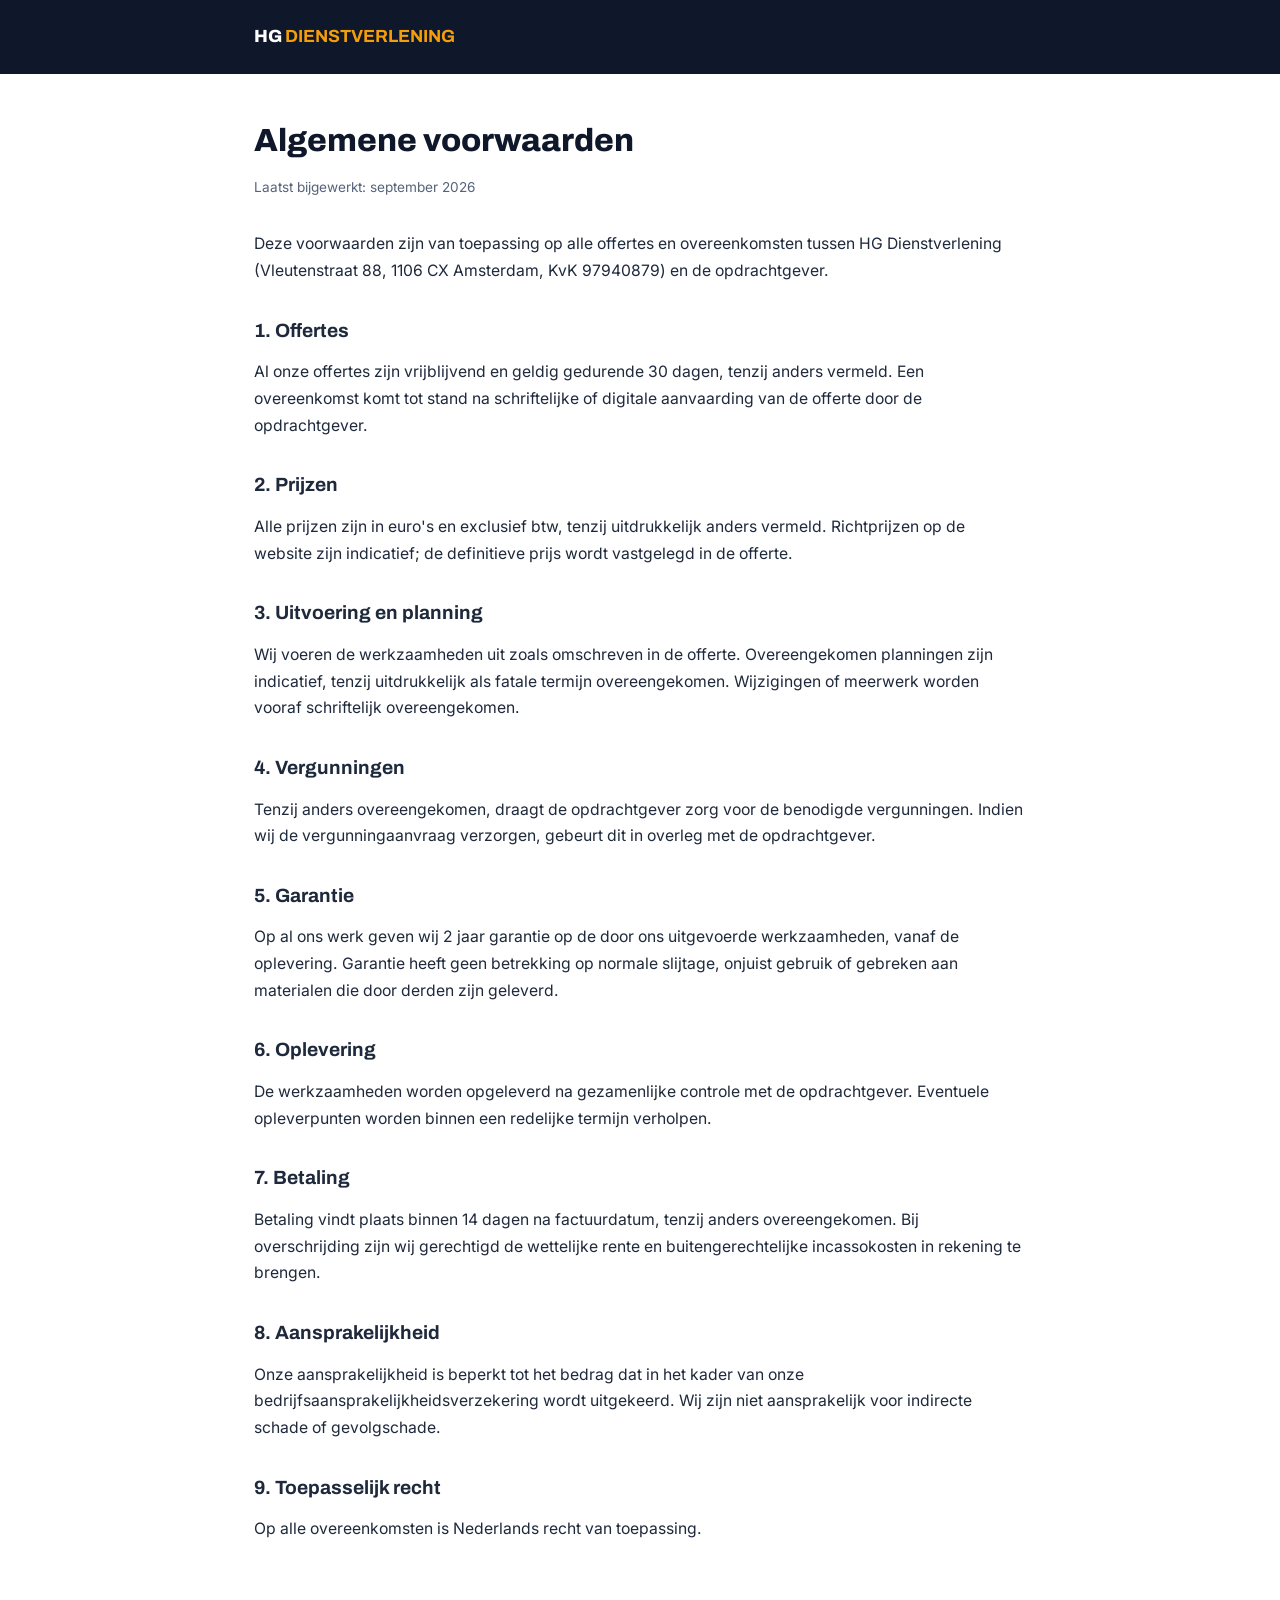
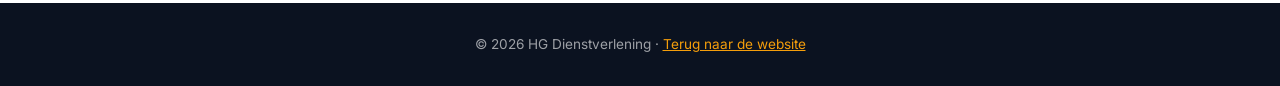
<file: algemene-voorwaarden.html>
<!DOCTYPE html>
<html lang="nl">
<head>
<meta charset="UTF-8">
<meta name="viewport" content="width=device-width, initial-scale=1.0">
<title>Algemene voorwaarden — HG Dienstverlening</title>
<meta name="robots" content="noindex">
<link rel="icon" type="image/png" href="hg-logo.png">
<link href="fonts.css" rel="stylesheet">
<style>
:root{--ink:#0f172a;--ink2:#1e293b;--accent:#f59e0b;--accent-dark:#b45309;--bg:#fff;--muted:#55637a;--head:'Archivo',sans-serif;--body:'Inter',sans-serif}
*{margin:0;padding:0;box-sizing:border-box}
body{font-family:var(--body);color:var(--ink);background:var(--bg);line-height:1.7}
.container{max-width:820px;margin:0 auto;padding:0 24px}
.topbar{background:#0f172a;padding:22px 0;margin-bottom:40px}
.topbar a{color:#fff;text-decoration:none;font-family:var(--head);font-weight:800;font-size:1.1rem}
.topbar b{color:var(--accent)}
h1{font-family:var(--head);font-weight:800;font-size:2rem;margin-bottom:8px}
.meta{color:var(--muted);font-size:.85rem;margin-bottom:32px}
h2{font-family:var(--head);font-weight:700;font-size:1.2rem;margin:30px 0 12px;color:var(--ink2)}
p,li{color:var(--ink2);font-size:.98rem}
ul{margin:12px 0 12px 22px}
li{margin-bottom:6px}
.footer{background:#0b1220;color:rgba(255,255,255,.6);margin-top:60px;padding:30px 0;text-align:center;font-size:.85rem}
.footer a{color:var(--accent)}
</style>
</head>
<body>
<div class="topbar"><div class="container"><a href="index.html">HG <b>DIENSTVERLENING</b></a></div></div>
<div class="container">
<h1>Algemene voorwaarden</h1>
<p class="meta">Laatst bijgewerkt: september 2026</p>

<p>Deze voorwaarden zijn van toepassing op alle offertes en overeenkomsten tussen HG Dienstverlening (Vleutenstraat 88, 1106 CX Amsterdam, KvK 97940879) en de opdrachtgever.</p>

<h2>1. Offertes</h2>
<p>Al onze offertes zijn vrijblijvend en geldig gedurende 30 dagen, tenzij anders vermeld. Een overeenkomst komt tot stand na schriftelijke of digitale aanvaarding van de offerte door de opdrachtgever.</p>

<h2>2. Prijzen</h2>
<p>Alle prijzen zijn in euro's en exclusief btw, tenzij uitdrukkelijk anders vermeld. Richtprijzen op de website zijn indicatief; de definitieve prijs wordt vastgelegd in de offerte.</p>

<h2>3. Uitvoering en planning</h2>
<p>Wij voeren de werkzaamheden uit zoals omschreven in de offerte. Overeengekomen planningen zijn indicatief, tenzij uitdrukkelijk als fatale termijn overeengekomen. Wijzigingen of meerwerk worden vooraf schriftelijk overeengekomen.</p>

<h2>4. Vergunningen</h2>
<p>Tenzij anders overeengekomen, draagt de opdrachtgever zorg voor de benodigde vergunningen. Indien wij de vergunningaanvraag verzorgen, gebeurt dit in overleg met de opdrachtgever.</p>

<h2>5. Garantie</h2>
<p>Op al ons werk geven wij 2 jaar garantie op de door ons uitgevoerde werkzaamheden, vanaf de oplevering. Garantie heeft geen betrekking op normale slijtage, onjuist gebruik of gebreken aan materialen die door derden zijn geleverd.</p>

<h2>6. Oplevering</h2>
<p>De werkzaamheden worden opgeleverd na gezamenlijke controle met de opdrachtgever. Eventuele opleverpunten worden binnen een redelijke termijn verholpen.</p>

<h2>7. Betaling</h2>
<p>Betaling vindt plaats binnen 14 dagen na factuurdatum, tenzij anders overeengekomen. Bij overschrijding zijn wij gerechtigd de wettelijke rente en buitengerechtelijke incassokosten in rekening te brengen.</p>

<h2>8. Aansprakelijkheid</h2>
<p>Onze aansprakelijkheid is beperkt tot het bedrag dat in het kader van onze bedrijfsaansprakelijkheidsverzekering wordt uitgekeerd. Wij zijn niet aansprakelijk voor indirecte schade of gevolgschade.</p>

<h2>9. Toepasselijk recht</h2>
<p>Op alle overeenkomsten is Nederlands recht van toepassing.</p>
</div>
<div class="footer"><div class="container">© 2026 HG Dienstverlening · <a href="index.html">Terug naar de website</a></div></div>
</body>
</html>
</file>
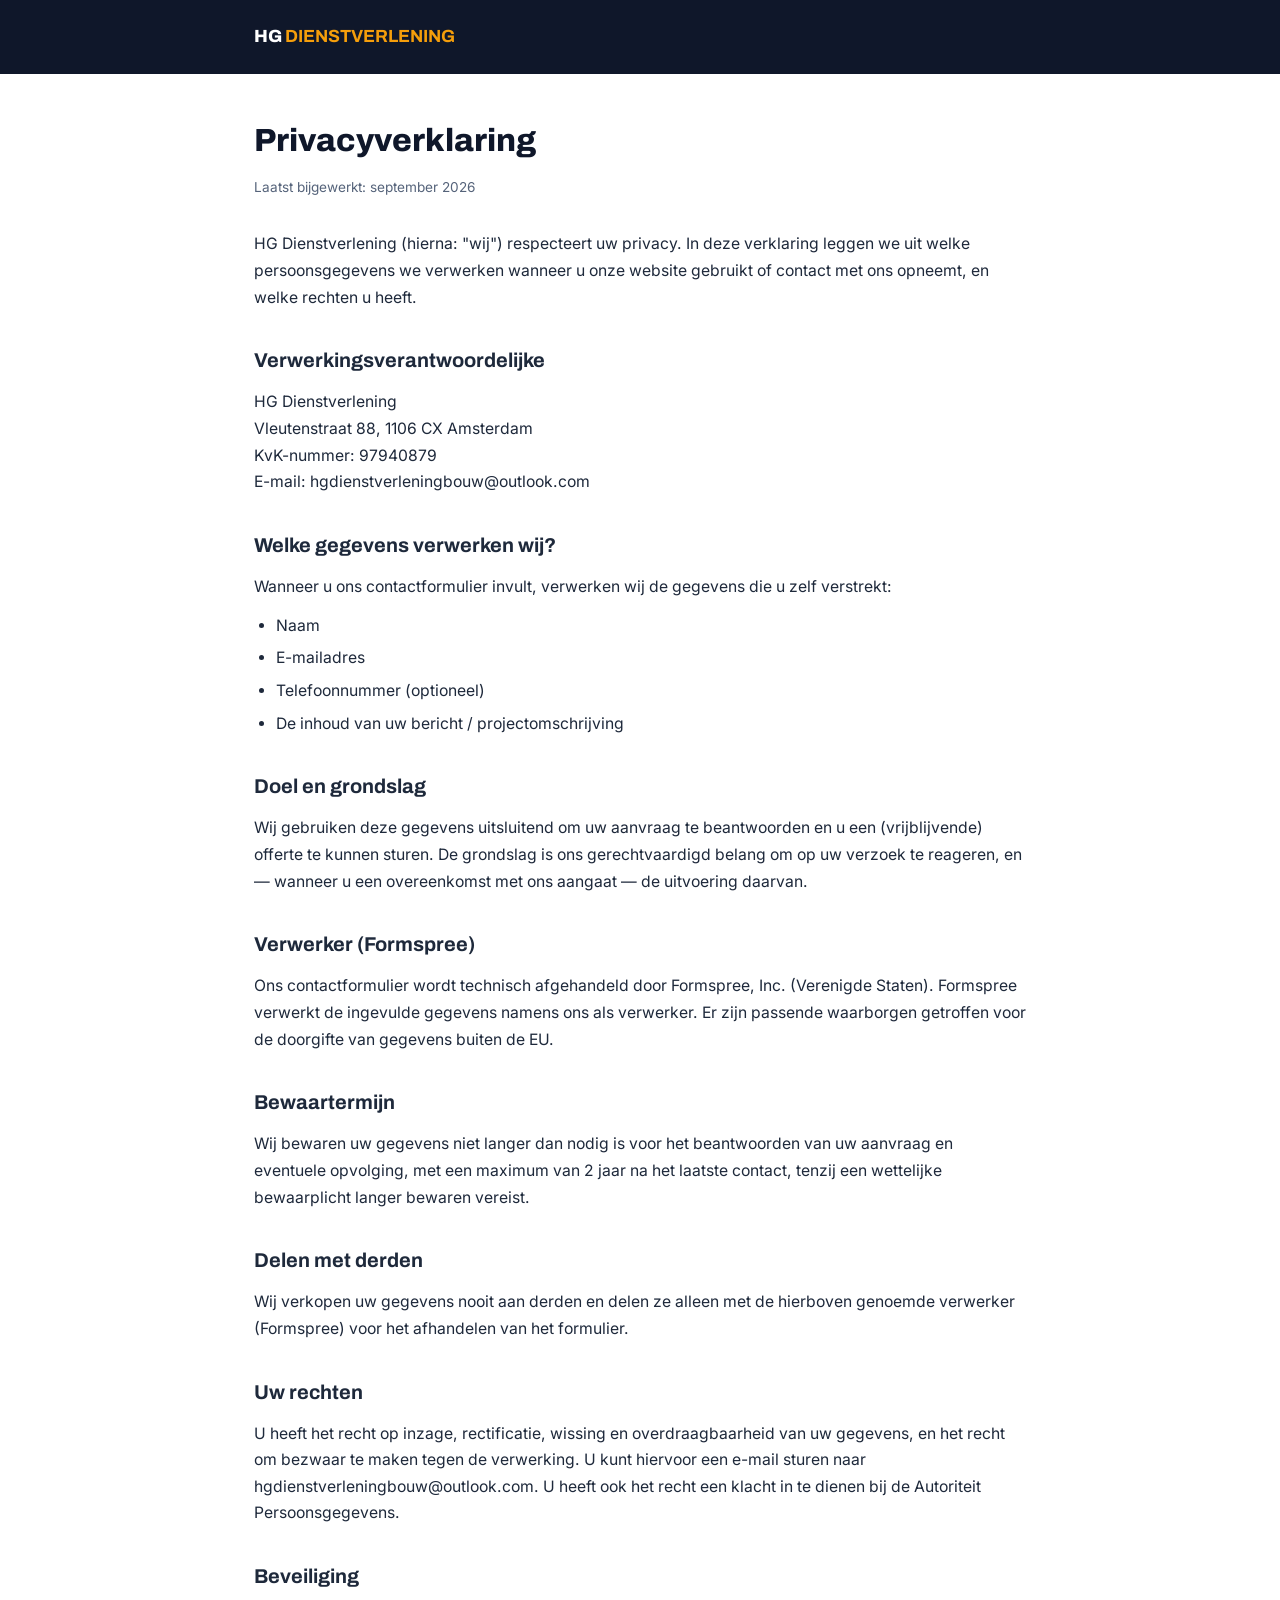
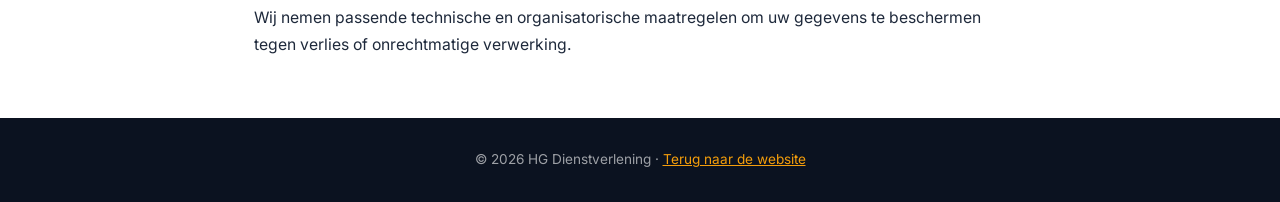
<file: privacyverklaring.html>
<!DOCTYPE html>
<html lang="nl">
<head>
<meta charset="UTF-8">
<meta name="viewport" content="width=device-width, initial-scale=1.0">
<title>Privacyverklaring — HG Dienstverlening</title>
<meta name="robots" content="noindex">
<link rel="icon" type="image/png" href="hg-logo.png">
<link href="fonts.css" rel="stylesheet">
<style>
:root{--ink:#0f172a;--ink2:#1e293b;--accent:#f59e0b;--accent-dark:#b45309;--bg:#fff;--bg-soft:#f6f7f9;--muted:#55637a;--line:#e2e8f0;--head:'Archivo',sans-serif;--body:'Inter',sans-serif}
*{margin:0;padding:0;box-sizing:border-box}
body{font-family:var(--body);color:var(--ink);background:var(--bg);line-height:1.7}
.container{max-width:820px;margin:0 auto;padding:0 24px}
.topbar{background:#0f172a;padding:22px 0;margin-bottom:40px}
.topbar a{color:#fff;text-decoration:none;font-family:var(--head);font-weight:800;font-size:1.1rem}
.topbar b{color:var(--accent)}
h1{font-family:var(--head);font-weight:800;font-size:2rem;margin-bottom:8px}
.meta{color:var(--muted);font-size:.85rem;margin-bottom:32px}
h2{font-family:var(--head);font-weight:700;font-size:1.25rem;margin:32px 0 12px;color:var(--ink2)}
p,li{color:var(--ink2);font-size:.98rem}
ul{margin:12px 0 12px 22px}
li{margin-bottom:6px}
a{color:var(--accent-dark)}
.footer{background:#0b1220;color:rgba(255,255,255,.6);margin-top:60px;padding:30px 0;text-align:center;font-size:.85rem}
.footer a{color:var(--accent)}
</style>
</head>
<body>
<div class="topbar"><div class="container"><a href="index.html">HG <b>DIENSTVERLENING</b></a></div></div>
<div class="container">
<h1>Privacyverklaring</h1>
<p class="meta">Laatst bijgewerkt: september 2026</p>

<p>HG Dienstverlening (hierna: "wij") respecteert uw privacy. In deze verklaring leggen we uit welke persoonsgegevens we verwerken wanneer u onze website gebruikt of contact met ons opneemt, en welke rechten u heeft.</p>

<h2>Verwerkingsverantwoordelijke</h2>
<p>HG Dienstverlening<br>Vleutenstraat 88, 1106 CX Amsterdam<br>KvK-nummer: 97940879<br>E-mail: hgdienstverleningbouw@outlook.com</p>

<h2>Welke gegevens verwerken wij?</h2>
<p>Wanneer u ons contactformulier invult, verwerken wij de gegevens die u zelf verstrekt:</p>
<ul>
<li>Naam</li>
<li>E-mailadres</li>
<li>Telefoonnummer (optioneel)</li>
<li>De inhoud van uw bericht / projectomschrijving</li>
</ul>

<h2>Doel en grondslag</h2>
<p>Wij gebruiken deze gegevens uitsluitend om uw aanvraag te beantwoorden en u een (vrijblijvende) offerte te kunnen sturen. De grondslag is ons gerechtvaardigd belang om op uw verzoek te reageren, en — wanneer u een overeenkomst met ons aangaat — de uitvoering daarvan.</p>

<h2>Verwerker (Formspree)</h2>
<p>Ons contactformulier wordt technisch afgehandeld door Formspree, Inc. (Verenigde Staten). Formspree verwerkt de ingevulde gegevens namens ons als verwerker. Er zijn passende waarborgen getroffen voor de doorgifte van gegevens buiten de EU.</p>

<h2>Bewaartermijn</h2>
<p>Wij bewaren uw gegevens niet langer dan nodig is voor het beantwoorden van uw aanvraag en eventuele opvolging, met een maximum van 2 jaar na het laatste contact, tenzij een wettelijke bewaarplicht langer bewaren vereist.</p>

<h2>Delen met derden</h2>
<p>Wij verkopen uw gegevens nooit aan derden en delen ze alleen met de hierboven genoemde verwerker (Formspree) voor het afhandelen van het formulier.</p>

<h2>Uw rechten</h2>
<p>U heeft het recht op inzage, rectificatie, wissing en overdraagbaarheid van uw gegevens, en het recht om bezwaar te maken tegen de verwerking. U kunt hiervoor een e-mail sturen naar hgdienstverleningbouw@outlook.com. U heeft ook het recht een klacht in te dienen bij de Autoriteit Persoonsgegevens.</p>

<h2>Beveiliging</h2>
<p>Wij nemen passende technische en organisatorische maatregelen om uw gegevens te beschermen tegen verlies of onrechtmatige verwerking.</p>
</div>
<div class="footer"><div class="container">© 2026 HG Dienstverlening · <a href="index.html">Terug naar de website</a></div></div>
</body>
</html>
</file>
<file: fonts.css>
@font-face {
  font-family: 'Archivo';
  font-style: normal;
  font-weight: 500;
  font-stretch: normal;
  font-display: swap;
  src: url(fonts/font0.ttf) format('truetype');
}
@font-face {
  font-family: 'Archivo';
  font-style: normal;
  font-weight: 600;
  font-stretch: normal;
  font-display: swap;
  src: url(fonts/font1.ttf) format('truetype');
}
@font-face {
  font-family: 'Archivo';
  font-style: normal;
  font-weight: 700;
  font-stretch: normal;
  font-display: swap;
  src: url(fonts/font2.ttf) format('truetype');
}
@font-face {
  font-family: 'Archivo';
  font-style: normal;
  font-weight: 800;
  font-stretch: normal;
  font-display: swap;
  src: url(fonts/font3.ttf) format('truetype');
}
@font-face {
  font-family: 'Archivo';
  font-style: normal;
  font-weight: 900;
  font-stretch: normal;
  font-display: swap;
  src: url(fonts/font4.ttf) format('truetype');
}
@font-face {
  font-family: 'Inter';
  font-style: normal;
  font-weight: 400;
  font-display: swap;
  src: url(fonts/font5.ttf) format('truetype');
}
@font-face {
  font-family: 'Inter';
  font-style: normal;
  font-weight: 500;
  font-display: swap;
  src: url(fonts/font6.ttf) format('truetype');
}
@font-face {
  font-family: 'Inter';
  font-style: normal;
  font-weight: 600;
  font-display: swap;
  src: url(fonts/font7.ttf) format('truetype');
}
</file>
